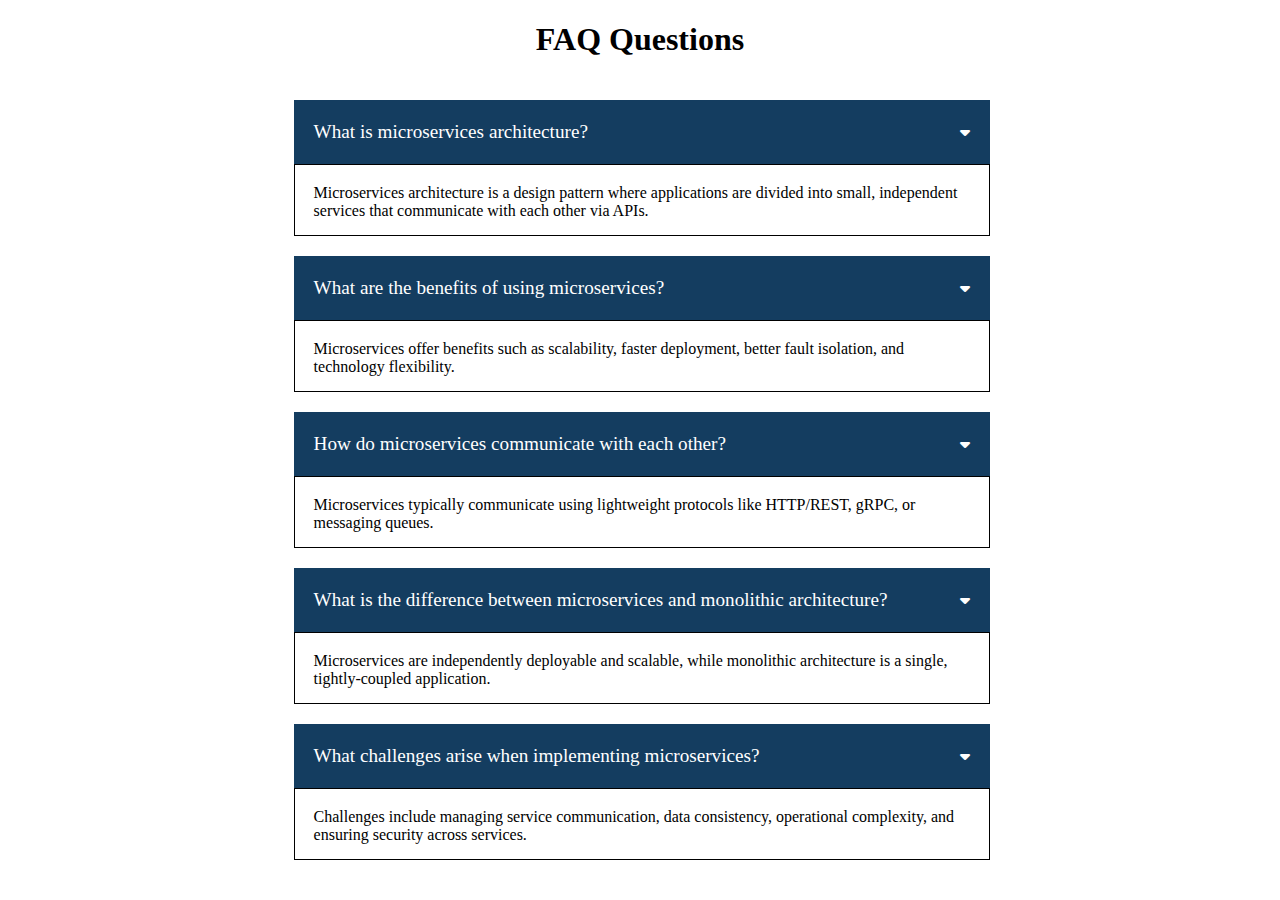
<file: FAQ/index.html>
<!DOCTYPE html>
<html lang="en">
<head>
    <meta charset="UTF-8">
    <meta name="viewport" content="width=device-width, initial-scale=1.0">
    <link rel="stylesheet" href="style.css">
    <link rel="stylesheet" href="https://cdnjs.cloudflare.com/ajax/libs/font-awesome/6.7.2/css/all.min.css" integrity="sha512-Evv84Mr4kqVGRNSgIGL/F/aIDqQb7xQ2vcrdIwxfjThSH8CSR7PBEakCr51Ck+w+/U6swU2Im1vVX0SVk9ABhg==" crossorigin="anonymous" referrerpolicy="no-referrer" />
    <title>Document</title>
</head>
<body>
    <h1 class='heading'>FAQ Questions</h1>
      <div class="faqDiv">
            <div class="faqContent">
              <p>What is microservices architecture?</p>
              <i class="fa-solid fa-caret-down"></i>
            </div>
            <div class="showDiv">
              <span id='divvydiv'>Microservices architecture is a design pattern where applications are divided into small, independent services that communicate with each other via APIs.</span>
            </div>

            <div class="faqContent">
              <p>What are the benefits of using microservices?</p>
              <i class="fa-solid fa-caret-down"></i>
            </div>
            <div class="showDiv">
              <span id='divvydiv'>Microservices offer benefits such as scalability, faster deployment, better fault isolation, and technology flexibility.</span>
            </div>

            <div class="faqContent">
              <p>How do microservices communicate with each other?</p>
              <i class="fa-solid fa-caret-down"></i>
            </div>
            <div class="showDiv">
              <span id='divvydiv'>Microservices typically communicate using lightweight protocols like HTTP/REST, gRPC, or messaging queues.</span>
            </div>

            <div class="faqContent">
              <p>What is the difference between microservices and monolithic architecture?</p>
              <i class="fa-solid fa-caret-down"></i>
            </div>
            <div class="showDiv">
              <span id='divvydiv'>Microservices are independently deployable and scalable, while monolithic architecture is a single, tightly-coupled application.</span>
            </div>

            <div class="faqContent">
              <p>What challenges arise when implementing microservices?</p>
              <i class="fa-solid fa-caret-down"></i>
            </div>
            <div class="showDiv">
              <span id='divvydiv'>Challenges include managing service communication, data consistency, operational complexity, and ensuring security across services.</span>
            </div>
        </div>
</body>
</html>
</file>
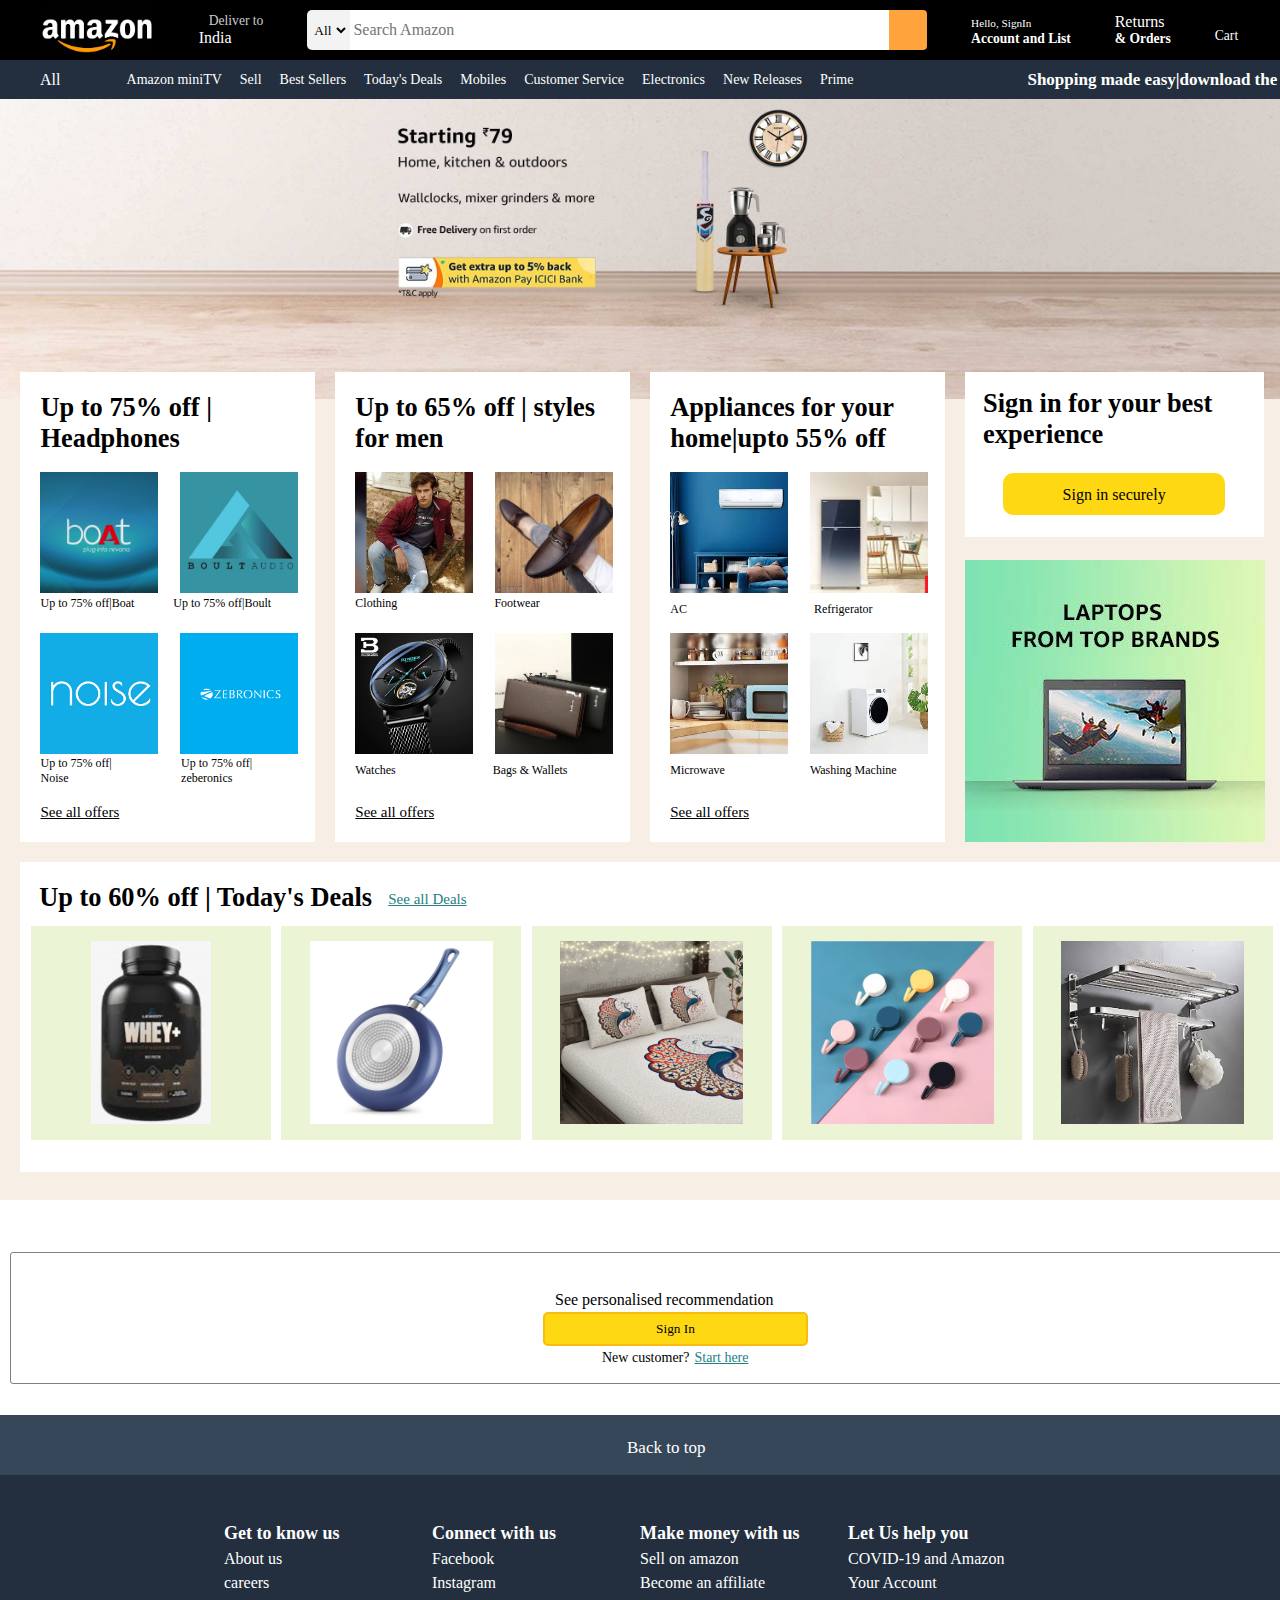
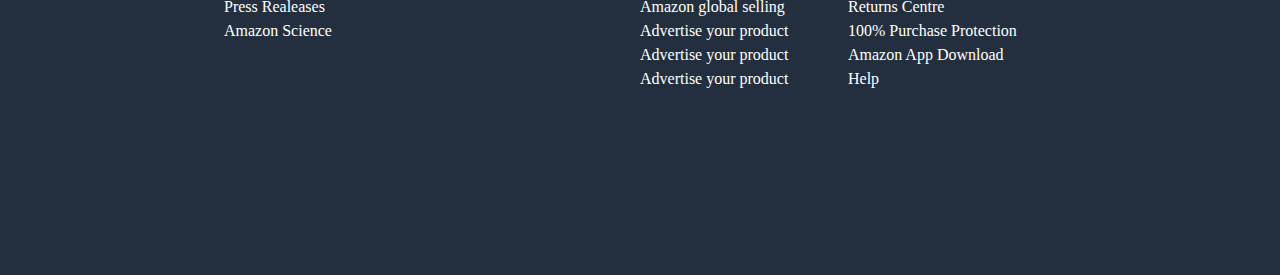
<file: AMAZON/Vamazon.html>
<!DOCTYPE html>
<html lang="en">
<head>
    <link rel="stylesheet" href="Vamazon.css">
    <link rel="stylesheet" href="https://cdnjs.cloudflare.com/ajax/libs/font-awesome/6.4.2/css/all.min.css" 
  integrity="sha512-z3gLpd7yknf1YoNbCzqRKc4qyor8gaKU1qmn+CShxbuBusANI9QpRohGBreCFkKxLhei6S9CQXFEbbKuqLg0DA==" 
  crossorigin="anonymous" referrerpolicy="no-referrer" />
    <title>amazon</title>
</head>
<body>
    <header>
    <div class="navbar">
        <div class="navlogo border">
            <div class="logo">
            </div>
            </div>
            <div class="navaddress border">
                <p class="add1">Deliver to</p>
                <div class="addicon">
                    <i class="fa-solid fa-location-dot"></i>
                    <p class="add2">India</p>
                </div>
            </div>
            <div class="navsearch border">
                <select class="select">
                    <option>All</option>
                </select>
                <input placeholder="Search Amazon" class="input">
                <div class="searchicon">
                    <i class="fa-solid fa-magnifying-glass"></i>
                </div>
            </div>
            <div class="nav-signin border ">
                <p><spa>Hello, SignIn</spa></p>
                <p class="nav2">Account and List</p>
            </div>
            <div class="nav-retur border">
                <p><span>Returns</span></p>
                <p class="nav2">& Orders</p>
            </div>
            <div class="nav-cart border">
                <i class="fa-solid fa-cart-shopping"></i>
                Cart
            </div>
    </div>
    <div class="nav-main">
        <div class="all border">
        <i class="fa-solid fa-bars"></i>
        All
        </div>
        <div class="panelinfo">
            <div class="navitem border">Amazon miniTV</div>
                <div class="navitem border">Sell</div>
                <div class="navitem border">Best Sellers</div>
                <div class="navitem border">Today's Deals</div>
                <div class="navitem border">Mobiles</div>
                <div class="navitem border">Customer Service</div>
                <div class="navitem border">Electronics</div>
                <div class="navitem border">New Releases</div>
                <div class="navitem border">Prime</div>
        </div>
        <div class="downloadapp border">
            <i class="fa-brands fa-amazon"></i>
            Shopping made easy|download the app
        </div>
    </div>
    </header>
    <div class="main-body">
    </div>

    <!-- shop section line 1 -->

    <div class="shopsection">
        <div class="box1 box">
            <div class="content">
                Up to 75% off |<br>Headphones
            </div>
            <div class="image1">
                <div class="i1"></div>
                <div class="i2"></div>
            </div>
            <div class="Iinfo">
                <div class="Iinfo1">
                    Up to 75% off|Boat
                </div>
                <div class="Iinfo2">
                    Up to 75% off|Boult
                </div>
            </div>
            <div class="image2">
                <div class="i3"></div>
                <div class="i4"></div>
            </div>
            <div class="Iinfo">
                <div class="Iinfo3">
                    Up to 75% off| Noise
                </div>
                <div class="Iinfo4">
                    Up to 75% off| zeberonics
                </div>
            </div>
            <div class="offer1">
               See all offers
            </div>
        </div>
        <div class="box2 box">
            <div class="content2">
                Up to 65% off | styles<br>for men
            </div>
            <div class="image3">
                <div class="i5"></div>
                <div class="i6"></div>
            </div>
            <div class="Iinfo">
                <div class="Iinfo5">
                   Clothing
                </div>
                <div class="Iinfo6">
                    Footwear
                </div>
            </div>
            <div class="image4">
                <div class="i7"></div>
                <div class="i8"></div>
            </div>
            <div class="Iinfo">
                <div class="Iinfo7">
                    Watches
                </div>
                <div class="Iinfo8">
                    Bags & Wallets
                </div>
            </div>
            <div class="offer2">
               See all offers
            </div>
        </div>
        <div class="box3 box">
            <div class="content3">
                Appliances for your home|upto 55% off
            </div>
            <div class="image5">
                <div class="i9"></div>
                <div class="i10"></div>
            </div>
            <div class="Iinfo">
                <div class="Iinfo9">
                   AC
                </div>
                <div class="Iinfo10">
                    Refrigerator
                </div>
            </div>
            <div class="image6">
                <div class="i11"></div>
                <div class="i12"></div>
            </div>
            <div class="Iinfo">
                <div class="Iinfo11">
                   Microwave
                </div>
                <div class="Iinfo12">
                    Washing Machine
                </div>
            </div>
            <div class="offer3">
                See all offers
             </div>
        </div>
        <div class="box4 b">
            <div class="div1">
                <div class="d1">Sign in for your best experience</div>
                <button class="d2">
                    <vidhu>Sign in securely</vidhu>
                </button>
            </div>
            <div class="div2"></div>
        </div>
    </div>

    <div class="shopsection-line2">
        <div class="l2-box1">
            <div class="l2-content">
                Up to 60% off | Today's Deals
            </div>
            <div class="deals">
                See all Deals
            </div>
            <div class="l2box">
                <div class="l2-boxes1 evenbox">
                    <div class="image">
                    <div class="img1">

                    </div>
                    </div>
                </div>
                <div class="l2-boxes2 evenbox">
                    <div class="image">
                        <div class="img2">
                            
                        </div>
                    </div>
                </div>
                <div class="l2-boxes3 evenbox">
                    <div class="image">
                        <div class="img3">
                        </div>
                    </div>
                </div>
                <div class="l2-boxes4 evenbox">
                    <div class="image">
                        <div class="img4"></div>
                    </div>
                </div>
                <div class="l2-boxes5 evenbox">
                    <div class="image">
                        <div class="img5"></div>
                    </div>
                </div>
            </div>                
        </div>        
    </div>
    <div class="signin">
        <div class="signin-content">
            <div class="signin-title">
                See personalised recommendation
            </div>
            <button class="button2">Sign In</button>
            <div class="ifnew">
                New customer? <p class="starthere">Start here</p>
            </div>
        </div>
    </div>
    <div class="back2-top">Back to top
    </div>
    <div class="help-section">

        <div class="vidhu">

            <div class="diibe" id="dibba1">
                <span><b>Get to know us</b></span>
                    <span>About us</span>
                    <span>careers</span>
                    <span>Press Realeases</span>
                    <span>Amazon Science</span>
        
                </div>
                <div class="diibe" id="dibba2">
                   <span><b>Connect with us</b></span>
                    <span>Facebook</span>
                    <span>Instagram</span>
                    <!-- <span>Twitter</span> -->
                    
                </div>
                <div class="diibe" id="dibba3">
                    <span><b>Make money with us</b></span>
                    <span>Sell on amazon</span>
                    <span>Become an affiliate</span>
                    <span>Amazon global selling</span>
                    <span>Advertise your product</span>
                    <span>Advertise your product</span>
                    <span>Advertise your product</span>
                    <!-- <span>Advertise your product</span>
                    <span>Advertise your product</span>
                    <span>Advertise your product</span> -->
                </div>
                <div class="diibe" id="dibba4">
                    <span><b>Let Us help you</b></span>
                    <span>COVID-19 and Amazon</span>
                    <span>Your Account</span>
                    <span>Returns Centre</span>
                    <span>100% Purchase Protection</span>
                    <span>Amazon App Download</span>
                    <span>Help</span> 
                </div>
        </div>

    </div>
</body>
</html>
</file>
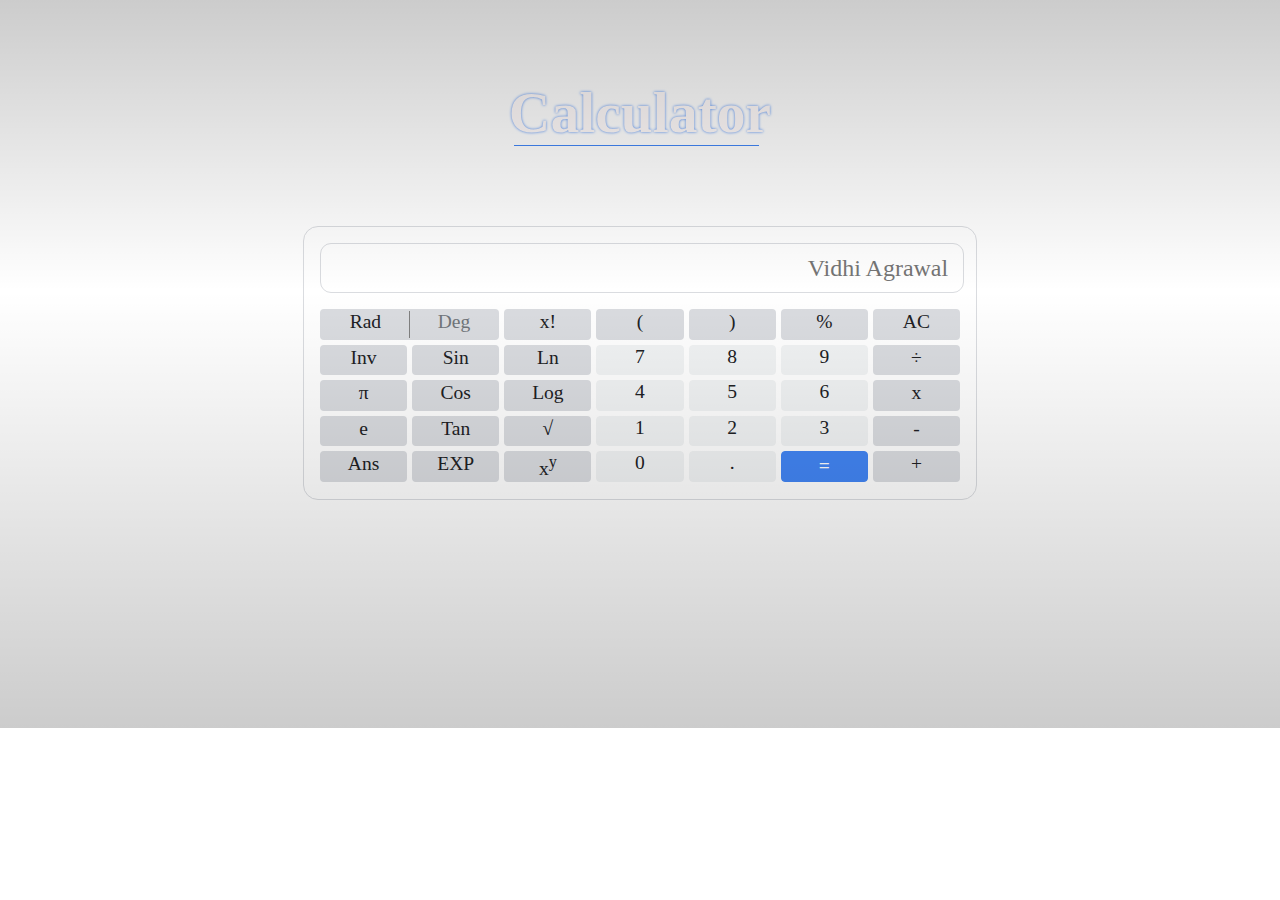
<file: Calculaor/cal.html>
<!DOCTYPE html>
<html lang="en">

<head>
  <meta charset="UTF-8">
  <meta http-equiv="X-UA-Compatible" content="IE=edge">
  <meta name="viewport" content="width=device-width, initial-scale=1.0">
  <title>Document</title>
  <link rel="stylesheet" href="cal.css">
</head>
</head>

<body>
  <div class="blur"> </div>
  <header>
    <div id="h1">
      <h1>
        <span>C</span>
        <span>a</span>
        <span>l</span>
        <span>c</span>
        <span>u</span>
        <span>l</span>
        <span>a</span>
        <span>t</span>
        <span>o</span>
        <span>r</span>
      </h1>
    </div>
    <div id="underline"></div>
  </header>
  <div class="container">
    <div class="calculator">
      <input placeholder="Vidhi Agrawal">
      <div class="buttons">
        <div class="boxes mix">
          <div class="box-mix">Rad</div>
          <div class="border"></div>
          <div class="box-mix deg">Deg</div>
        </div>
        <div class="boxes">x!</div>
        <div class="boxes">(</div>
        <div class="boxes">)</div>
        <div class="boxes">%</div>
        <div class="boxes">AC</div>
        <div class="boxes">Inv</div>
        <div class="boxes">Sin</div>
        <div class="boxes">Ln</div>
        <div class="boxes color">7</div>
        <div class="boxes color">8</div>
        <div class="boxes color">9</div>
        <div class="boxes">÷</div>
        <div class="boxes">π</div>
        <div class="boxes">Cos</div>
        <div class="boxes">Log</div>
        <div class="boxes color">4</div>
        <div class="boxes color">5</div>
        <div class="boxes color">6</div>
        <div class="boxes">x</div>
        <div class="boxes">e</div>
        <div class="boxes">Tan</div>
        <div class="boxes">√</div>
        <div class="boxes color">1</div>
        <div class="boxes color">2</div>
        <div class="boxes color">3</div>
        <div class="boxes">-</div>
        <div class="boxes">Ans</div>
        <div class="boxes">EXP</div>
        <div class="boxes">x<sup>y</sup></div>
        <div class="boxes color">0</div>
        <div class="boxes color">.</div>
        <div class="boxes blue-color">=</div>
        <div class="boxes">+</div>
      </div>
    </div>
  </div>
</body>

</html>
</file>
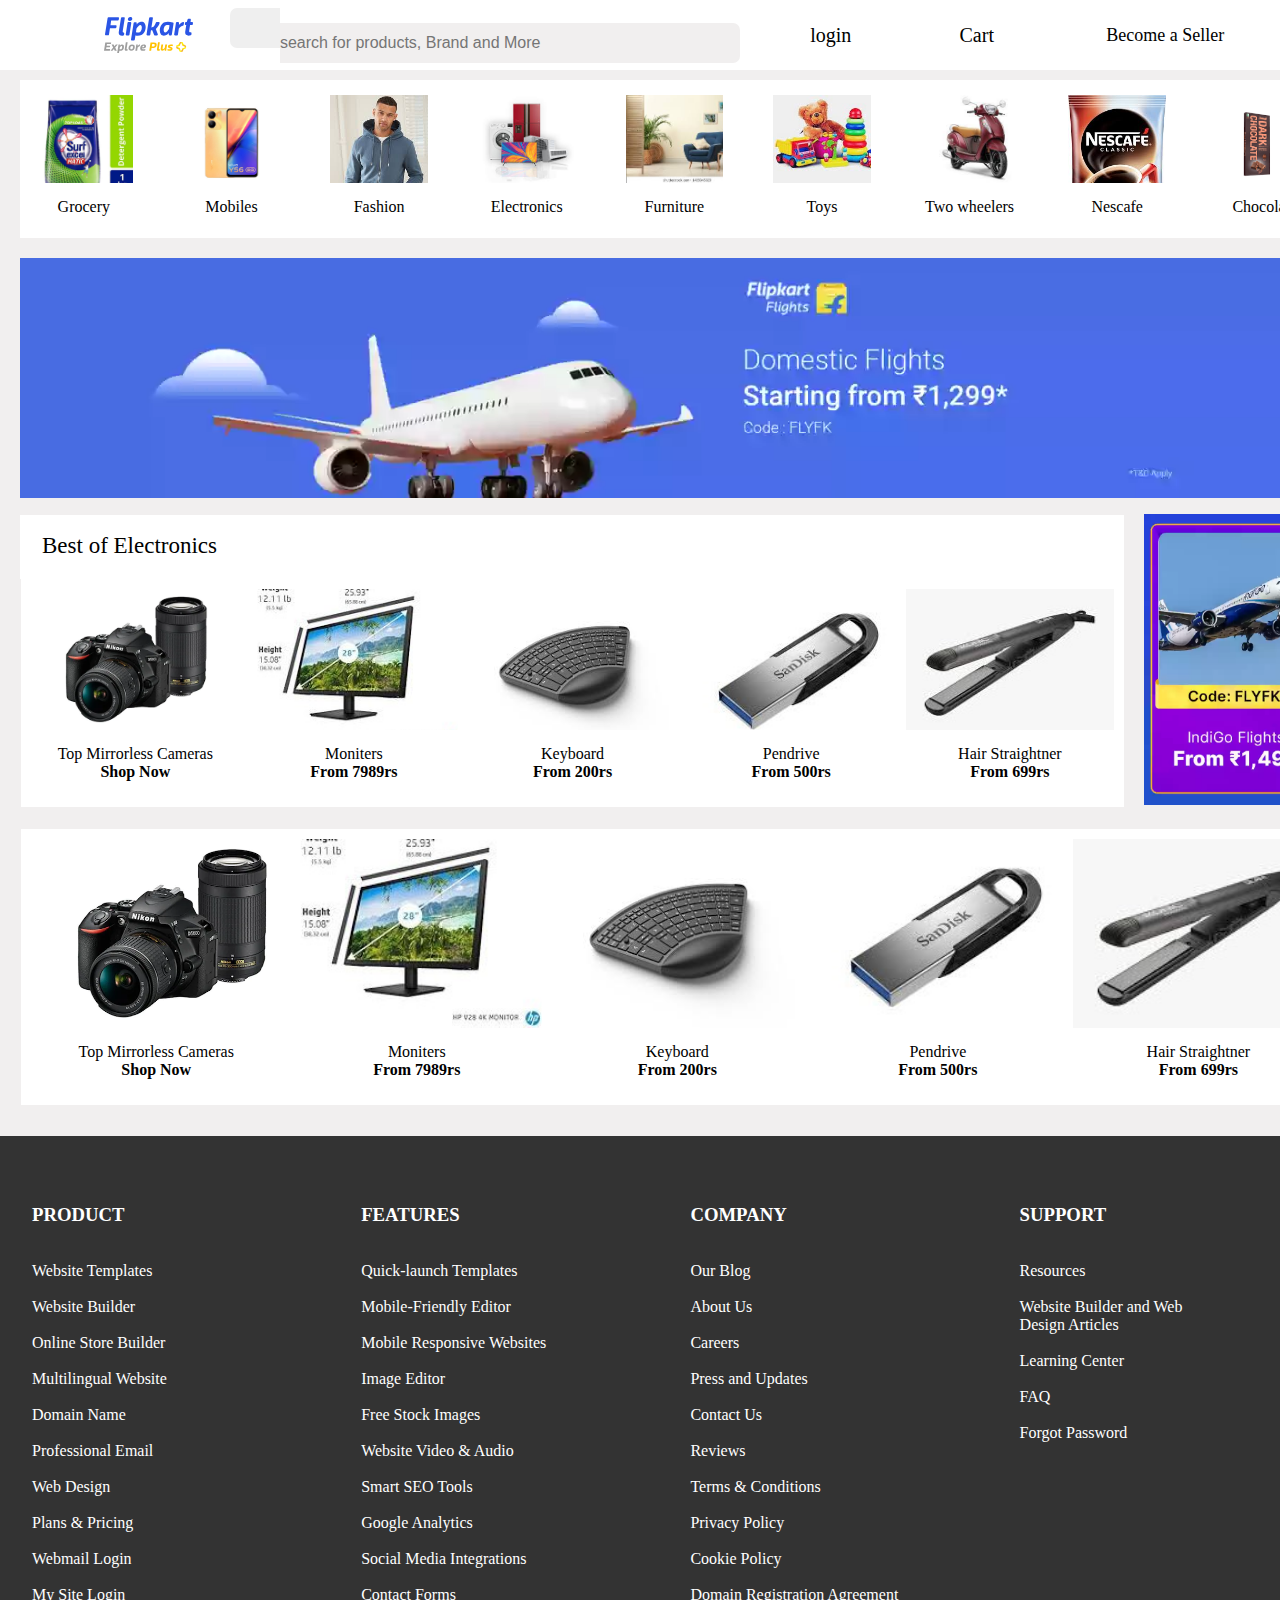
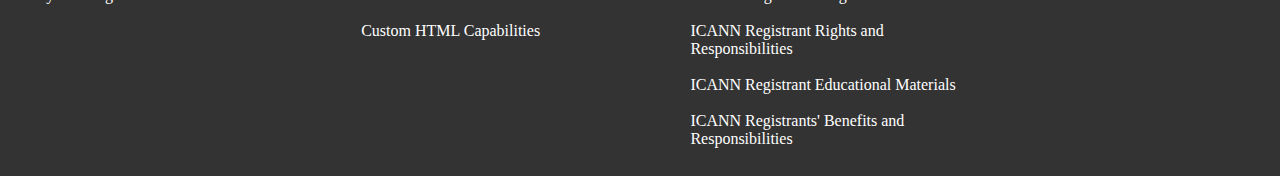
<file: FLIPKART/flipcart.html>
<!DOCTYPE html>
<html lang="en">
<head>
    <title>flipcart</title>
    <link rel="stylesheet" href="flipcart.css">
    <link rel="stylesheet" href="https://cdnjs.cloudflare.com/ajax/libs/font-awesome/6.5.1/css/all.min.css" integrity="sha512-DTOQO9RWCH3ppGqcWaEA1BIZOC6xxalwEsw9c2QQeAIftl+Vegovlnee1c9QX4TctnWMn13TZye+giMm8e2LwA==" crossorigin="anonymous" referrerpolicy="no-referrer" />
</head>
<body>
    <div class="main">
    <header>
    <div class="navbar">
        <div class="nav-header">
            <div class="logo">
                <div class="logo-image"></div>
            </div>
            <div class="searchButton">
            <button><i class="fa-solid fa-magnifying-glass"></i></button>
            <input placeholder="search for products, Brand and More" class="search">
            </div>
            <div class="login log-cart">
                <i id="l-c" class="fa-regular fa-user"></i> login
            </div>
            <div class="cart log-cart">
                <i id="l-c" class="fa-solid fa-cart-shopping"></i> Cart
            </div>
            <div class="shop">
                <i id="sh" class="fa-solid fa-store"></i>Become a Seller
            </div>
            <div class="three-dot">
                <i class="fa-solid fa-ellipsis-vertical"></i>
            </div>
        </div>
    </div>
    </header>
        <div class="grid_sec1">
            <div class="surf"></div>
            <div class="mobile"></div>
            <div class="cloth"></div>
            <div class="elec"></div>
            <div class="fur"></div>
            <div class="toys"></div>
            <div class="veh"></div>
            <div class="nes"></div>
            <div class="choco"></div>
            <div class="name">Grocery</div>
            <div class="name">Mobiles</div>
            <div class="name">Fashion</div>
            <div class="name">Electronics</div>
            <div class="name">Furniture</div>
            <div class="name">Toys</div>
            <div class="name">Two wheelers</div>
            <div class="name">Nescafe</div>
            <div class="name">Chocolate</div>
        </div>
        <div class="image"></div>
        <div class="shopsection">
             <div class="heading">Best of Electronics
                <div class="image2"></div>
             </div>
        </div>
        <div class="grid_sec2">
            <div class="camera"></div>
            <div class="comp"></div>
            <div class="kebo"></div>
            <div class="pd"></div>
            <div class="hs"></div>
            <div class="dt1">Top Mirrorless Cameras<br><p class="detail">Shop Now</p></div>
            <div class="dt1">Moniters<br><p class="detail">From 7989rs</p></div>
            <div class="dt1">Keyboard<br><p class="detail">From 200rs</p></div>
            <div class="dt1">Pendrive<br><p class="detail">From 500rs</p></div>
            <div class="dt1">Hair Straightner<br><p class="detail">From 699rs</p></div>
        </div>
        <div class="grid_sec3">
            <div class="camera"></div>
            <div class="comp"></div>
            <div class="kebo"></div>
            <div class="pd"></div>
            <div class="hs"></div>
            <div class="dt1">Top Mirrorless Cameras<br><p class="detail">Shop Now</p></div>
            <div class="dt1">Moniters<br><p class="detail">From 7989rs</p></div>
            <div class="dt1">Keyboard<br><p class="detail">From 200rs</p></div>
            <div class="dt1">Pendrive<br><p class="detail">From 500rs</p></div>
            <div class="dt1">Hair Straightner<br><p class="detail">From 699rs</p></div>
        </div>
    </div>
    <div class="footer">
        <div class="foot1">
            <div class="last1" style="cursor: pointer;"><BR><BR>
                <h3>PRODUCT</h3><BR><BR>
                    Website Templates<BR><BR>
                    Website Builder<BR><BR>
                    Online Store Builder<BR><BR>
                    Multilingual Website<BR><BR>
                    Domain Name<BR><BR>
                    Professional Email<BR><BR>
                    Web Design<BR><BR>
                    Plans & Pricing<BR><BR>
                    Webmail Login<BR><BR>
                    My Site Login
            </div>
           <div class="last2" style="cursor: pointer;"><BR><BR>
            <h3>FEATURES</h3><BR><BR>
                Quick-launch Templates<BR><BR>
                Mobile-Friendly Editor<BR><BR>
                Mobile Responsive Websites<BR><BR>
                Image Editor<BR><BR>
                Free Stock Images<BR><BR>
                Website Video & Audio<BR><BR>
                Smart SEO Tools<BR><BR>
                Google Analytics<BR><BR>
                Social Media Integrations<BR><BR>
                Contact Forms<BR><BR>
                Custom HTML Capabilities<BR><BR>
           </div>
           <div class="last3" style="cursor: pointer;"><BR><BR>
            <h3>COMPANY</h3><BR><BR>
                Our Blog<BR><BR>
                About Us<BR><BR>
                Careers<BR><BR>
                Press and Updates<BR><BR>
                Contact Us<BR><BR>
                Reviews<BR><BR>
                Terms & Conditions<BR><BR>
                Privacy Policy<BR><BR>
                Cookie Policy<BR><BR>
                Domain Registration Agreement<BR><BR>
                ICANN Registrant Rights and Responsibilities<BR><BR>
                ICANN Registrant Educational Materials<BR><BR>
                ICANN Registrants' Benefits and Responsibilities<BR><BR>
           </div>
           <div class="last4" style="cursor: pointer;"><BR><BR>
            <h3>SUPPORT</h3><BR><BR>
                Resources<BR><BR>
                Website Builder and Web <BR>Design Articles<BR><BR>
                Learning Center<BR><BR>
                FAQ<BR><BR>
                Forgot Password<BR><BR>
           </div>
        </div>
    </div>
</body>
</html>
</file>
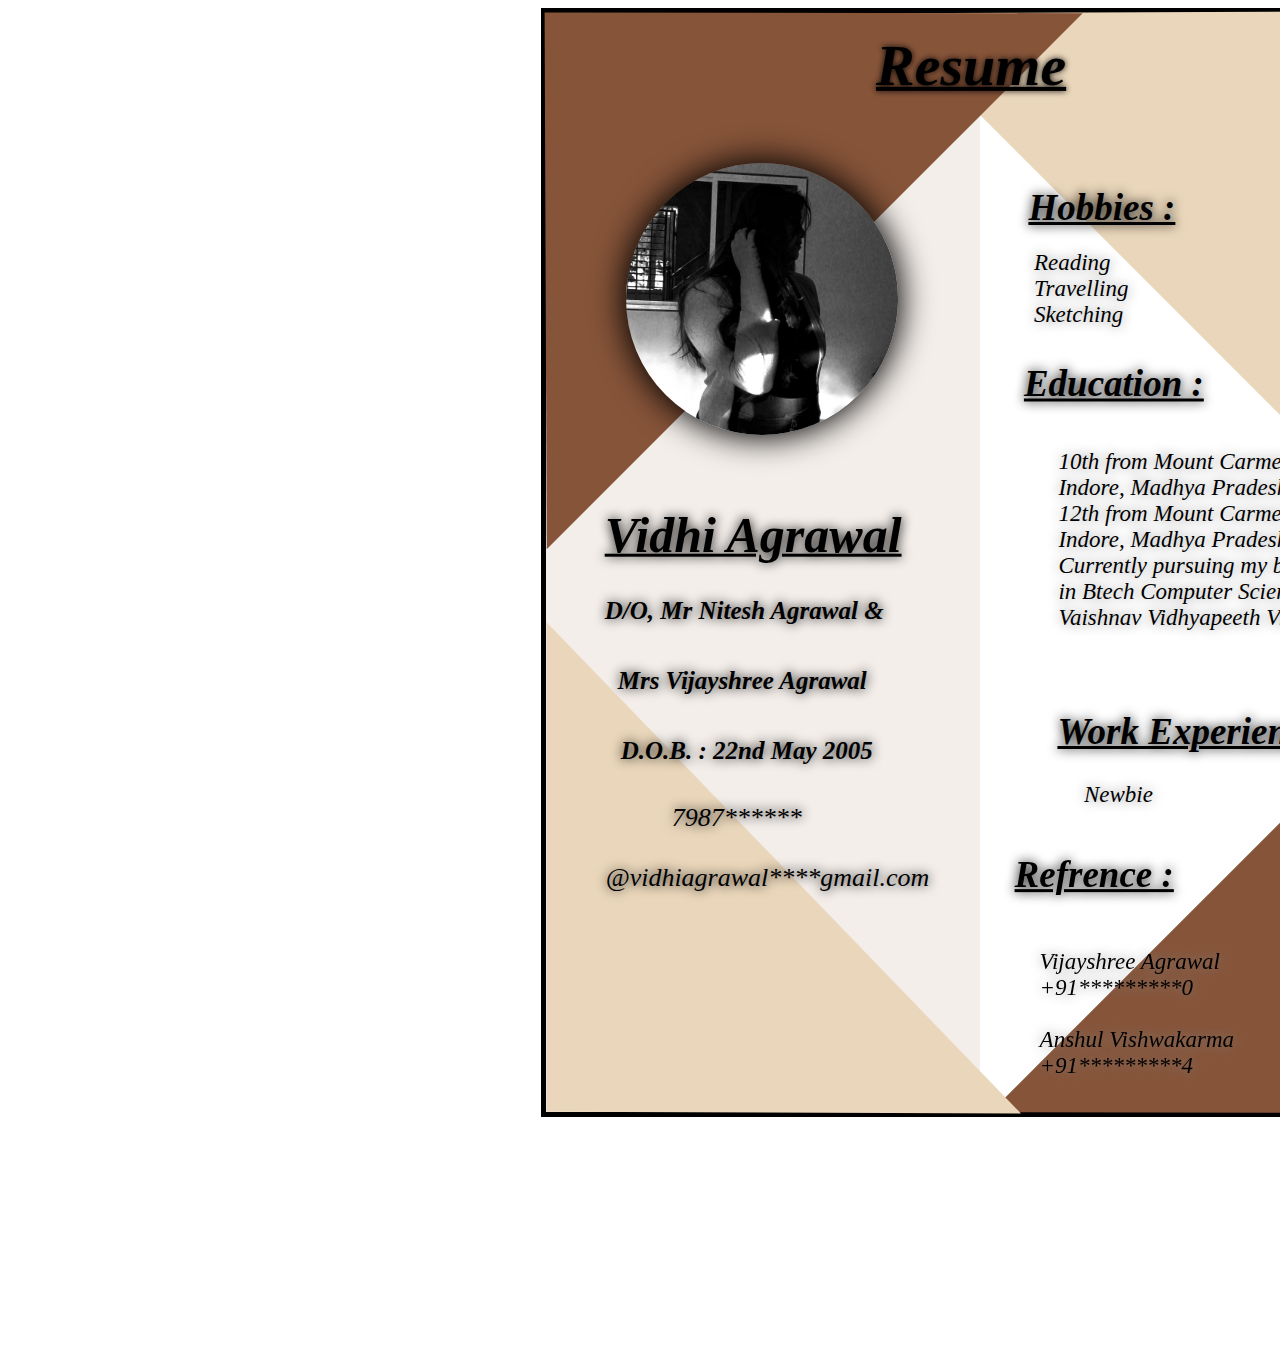
<file: RESUME/resume.html>
<!DOCTYPE html>
<html lang="en">
<head>
    <meta charset="UTF-8">
    <meta name="viewport" content="width=device-width, initial-scale=1.0">
    <title>Document</title>
    <link rel="stylesheet" href="resume.css">
    <link rel="stylesheet" href="https://cdnjs.cloudflare.com/ajax/libs/font-awesome/6.4.2/css/all.min.css" 
  integrity="sha512-z3gLpd7yknf1YoNbCzqRKc4qyor8gaKU1qmn+CShxbuBusANI9QpRohGBreCFkKxLhei6S9CQXFEbbKuqLg0DA==" 
  crossorigin="anonymous" referrerpolicy="no-referrer" />
</head>
<body>
    <div class="leftside">
     <div class="box">
     <div class="span">
        <div class="skills">
            <div class="hobbies">
                Hobbies :
            </div>
            <div class="content">
                <i class="fa-solid fa-square"></i>
                <span>Reading</span><br>
                <i class="fa-solid fa-square"></i>
                <span>Travelling</span><br>
                <i class="fa-solid fa-square"></i>
                <span>Sketching</span>
                </div>
            <div class="education">
                Education :
            </div>
            <div class="content2">
                <i class="fa-solid fa-square"></i>
                <span>10th from Mount Carmel School <br> Indore, Madhya Pradesh</span><br>
                <i class="fa-solid fa-square"></i>
                <span>12th from Mount Carmel School <br>Indore, Madhya Pradesh</span><br>
                <i class="fa-solid fa-square"></i>
                <span>Currently pursuing my bachelors degree in Btech Computer Science
                     from Shree Vaishnav Vidhyapeeth Vishwavidyalaya</span>
            </div>
            <div class="work">
                Work Experience :
            </div>
            <div class="content3">
            <i class="fa-solid fa-square"></i>
                <span>Newbie</span>
                </div>
        </div>
     </div>
     <div class="span2">
        <div class="heading">
           <div class="h">Resume</div>
        </div>
        <div class="personaldetails">
          <div class="pd"> <h1>Vidhi Agrawal</h1></div>
           <h4>D/O, Mr Nitesh Agrawal  &</h4>
           <h5>Mrs Vijayshree Agrawal </h5>
        </div>
        <div class="image">
            <div class="img"></div>
        </div>
     </div>
     <div class="span3">
        <div class="ref">
            <div class="refrence">
                Refrence :
            </div>
            <div class="content4">
                <i class="fa-solid fa-square"></i>
                <span>Vijayshree Agrawal</span><br>
                <i class="fa-solid fa-phone"></i>
                <span>+91*********0</span><br><br>
                <i class="fa-solid fa-square"></i>
                <span>Anshul Vishwakarma</span><br>
                <i class="fa-solid fa-phone"></i>
                <span>+91*********4</span>
            </div>
        </div>
     </div>
     <div class="span4">
        <div class="personal">
        <h3>D.O.B. : 22nd May 2005</h3>
           <div class="call">
            <i class="fa-solid fa-phone"></i>
        <span>7987******</span>
           </div>
          <div class="email"> @vidhiagrawal****gmail.com</div>
           </div>
     </div>
     </div>
    </div>
</body>
</html>
</file>
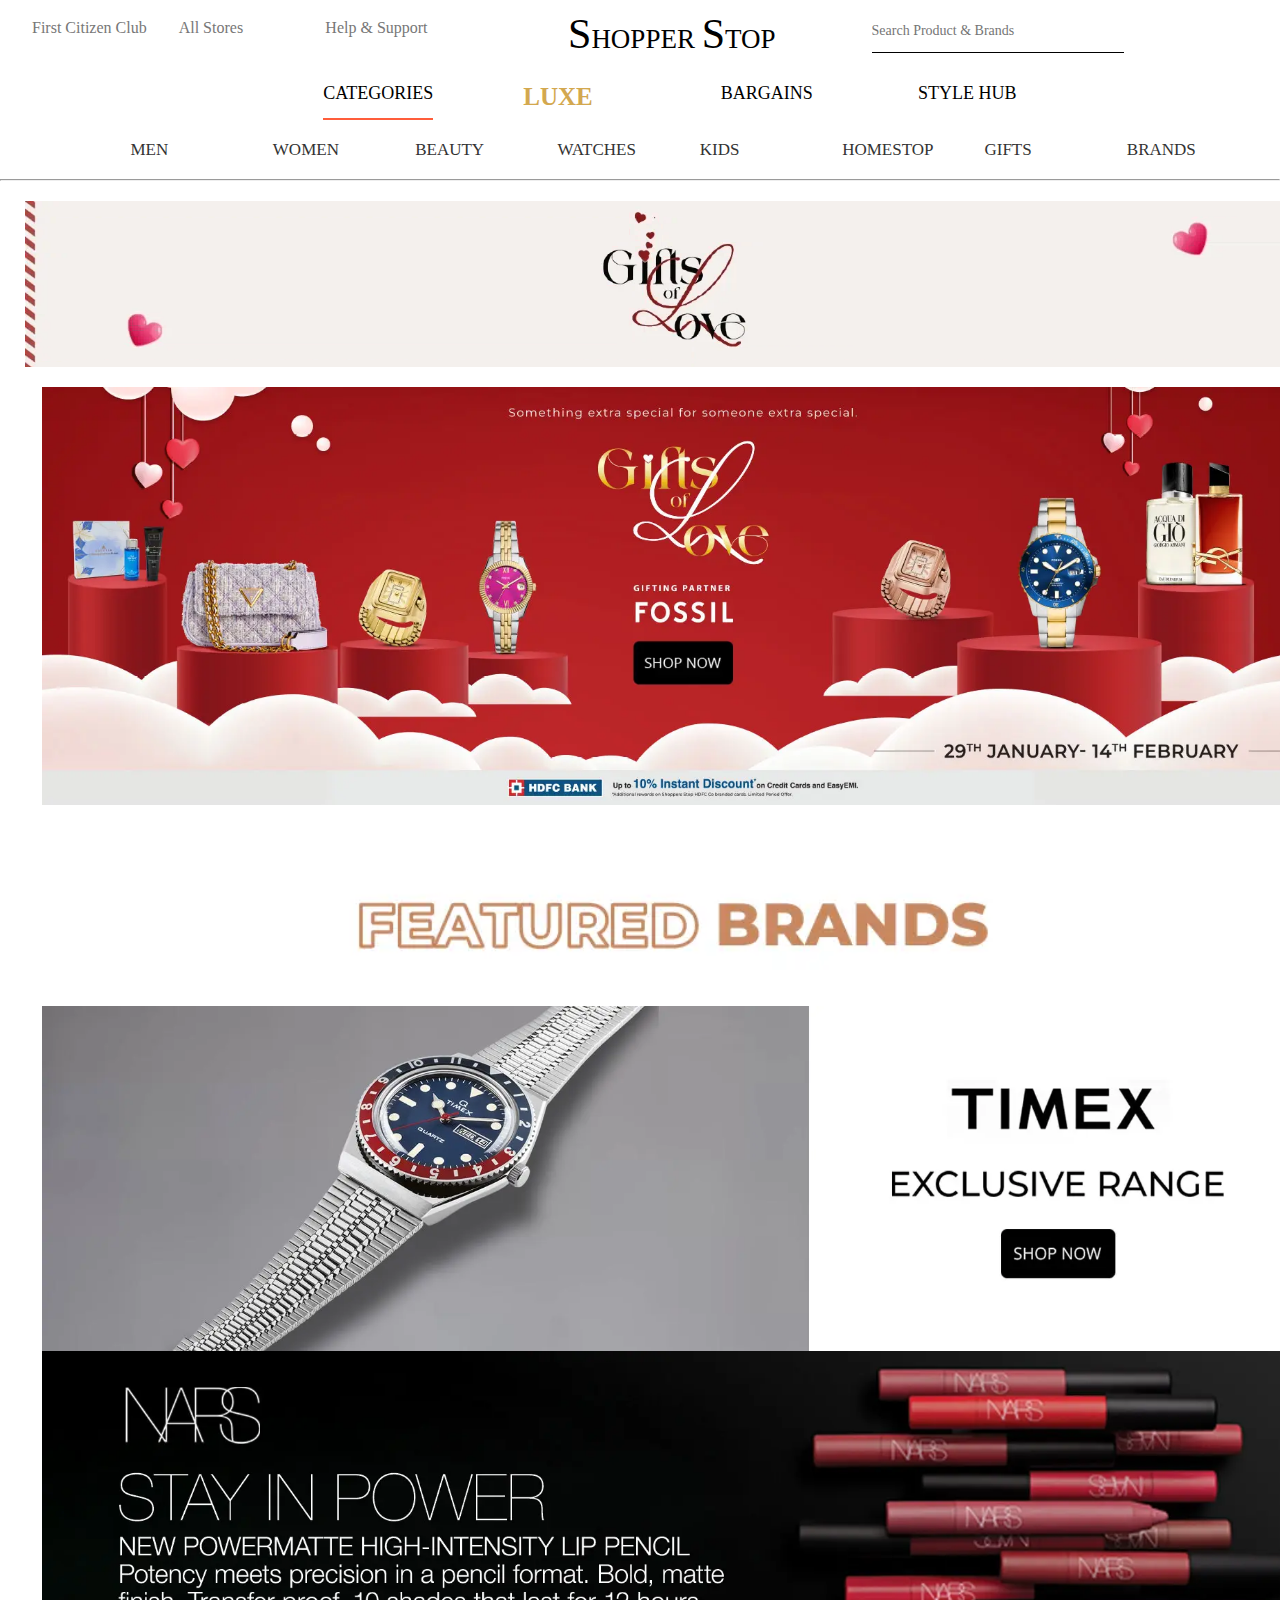
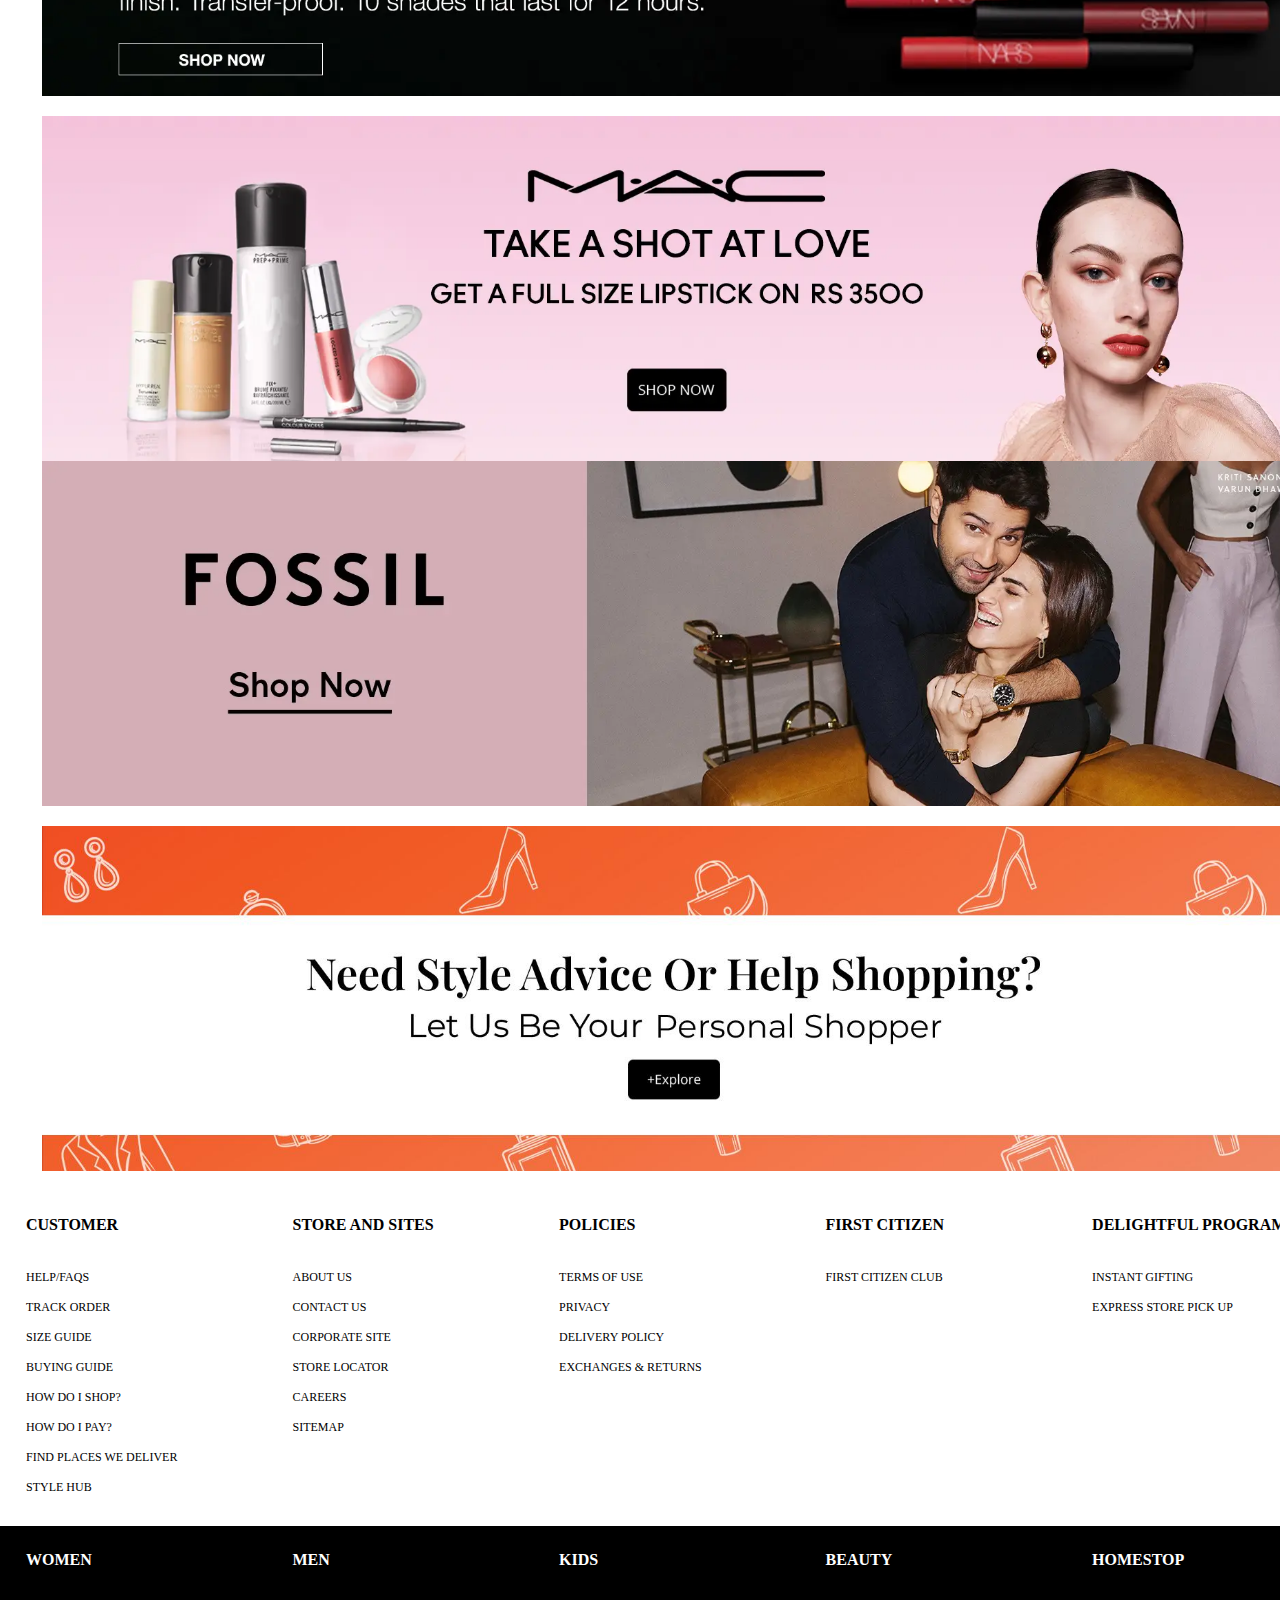
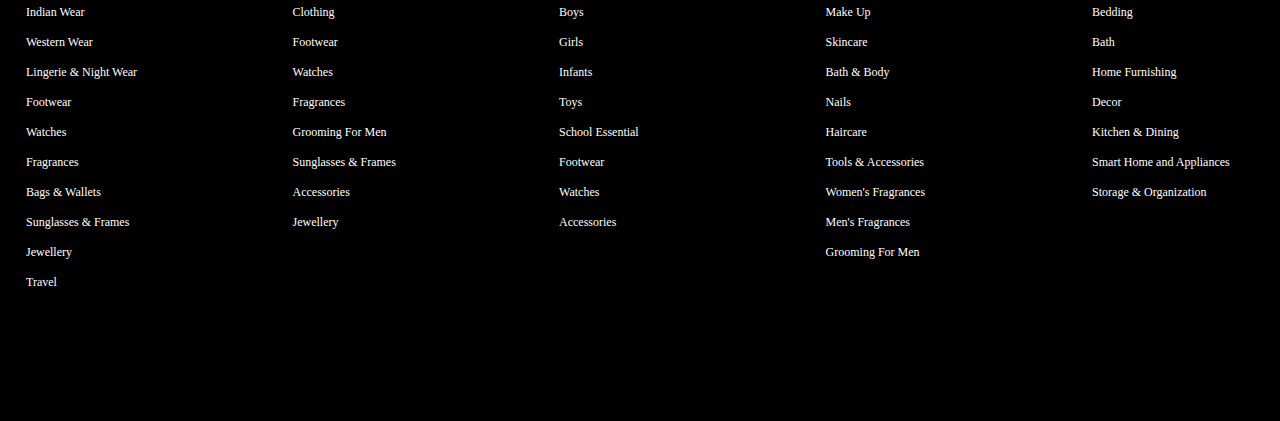
<file: shoppers stop/shopper.html>
<!DOCTYPE html>
<html lang="en">
<head>
    <meta charset="UTF-8">
    <meta name="viewport" content="width=device-width, initial-scale=1.0">
    <link rel="stylesheet" href="https://cdnjs.cloudflare.com/ajax/libs/font-awesome/6.5.1/css/all.min.css" integrity="sha512-DTOQO9RWCH3ppGqcWaEA1BIZOC6xxalwEsw9c2QQeAIftl+Vegovlnee1c9QX4TctnWMn13TZye+giMm8e2LwA==" crossorigin="anonymous" referrerpolicy="no-referrer" />
    <link rel="stylesheet" href="shopper.css">
    <title>shopper stop</title>
</head>
<body>
    <div class="navbar">
        <div class="navitem1">
            <div>First Citizen Club</div><div>All Stores</div><div>Help & Support</div>
        </div>
        <div class="navitem2">
            <p><span>S</span>HOPPER  <SPAN>S</SPAN>TOP</p>
        </div>
        <div class="navitem3">
            <input class="input" type="text" placeholder="Search Product & Brands"><div class="blogo"><i class="fa-solid fa-magnifying-glass"></i></div>
        </div>
        <div class="navitem4">
            <div><i class="fa-regular fa-heart"></i></div>
            <div><i class="fa-solid fa-cart-shopping"></i></div>
            <div><i class="fa-regular fa-circle-user"></i></div>
        </div>
    </div>
    <div class="navbar2">
        <div class="nav2item1">
            <div class="cat">CATEGORIES</div><div class="luxe">LUXE</div><div>BARGAINS</div><div>STYLE HUB</div>
        </div>
    </div>
    <div class="navbar3">
        <div class="nav3item1">
            <div>MEN</div>
            <div>WOMEN</div>
            <div>BEAUTY</div>
            <div>WATCHES</div>
            <div>KIDS</div>
            <div>HOMESTOP</div>
            <div>GIFTS</div>
            <div>BRANDS</div>
        </div>
    </div>
    <hr>
    <div class="main">
        <div class="image"></div>
        <div class="image2"></div>
        <div class="image3"></div>
        <div class="image4"></div>
        <div class="image5"></div>
        <div class="image6"></div>
        <div class="image7"></div>
        <div class="image8"></div>
    </div>
    <div class="footer">
        <div class="foot1">
            <div>
                <h4>CUSTOMER</h4><BR><BR>
                    <div class="content">
                        HELP/FAQS<BR><BR>
                        TRACK ORDER<BR><BR>
                        SIZE GUIDE<BR><BR>
                        BUYING GUIDE<BR><BR>
                        HOW DO I SHOP?<BR><BR>
                        HOW DO I PAY?<BR><BR>
                        FIND PLACES WE DELIVER<BR><BR>
                        STYLE HUB<BR><BR>
                    </div>
            </div>
            <div>
                <h4>STORE AND SITES</h4><BR><BR>
                    <div class="content">
                        ABOUT US<BR><BR>
                        CONTACT US<BR><BR>
                        CORPORATE SITE<BR><BR>
                        STORE LOCATOR<BR><BR>
                        CAREERS<BR><BR>
                        SITEMAP<BR><BR>
                        </div>
                    </div>
            <div>
                <h4>POLICIES</h4><BR><BR>
                    <div class="content">
                        TERMS OF USE<BR><BR>
                        PRIVACY<BR><BR>
                        DELIVERY POLICY<BR><BR>
                        EXCHANGES & RETURNS<BR><BR>
                    </div>
            </div>
            <div>
                <h4>FIRST CITIZEN</h4><BR><BR>
                    <div class="content">
                        FIRST CITIZEN CLUB<BR><BR>
                    </div>
            </div>
            <DIV>
                <h4>DELIGHTFUL PROGRAMS</h4><BR><BR>
                    <div class="content">
                        INSTANT GIFTING<BR><BR>
                        EXPRESS STORE PICK UP<BR><BR>
                    </div>
            </DIV>
                                                                
            </div>
        <div class="foot2">
            <div>
                <h4>WOMEN</h4><BR><BR>
                <div class="content">
                    Indian Wear<BR><BR>
                    Western Wear<BR><BR>
                    Lingerie & Night Wear<BR><BR>
                    Footwear<BR><BR>
                    Watches<BR><BR>
                    Fragrances<BR><BR>
                    Bags & Wallets<BR><BR>
                    Sunglasses & Frames<BR><BR>
                    Jewellery<BR><BR>
                    Travel<BR><BR>
                </div>
            </div>
                <div>
                    <h4>MEN</h4><BR><BR>
                    <div class="content">
                        Clothing<BR><BR>
                        Footwear<BR><BR>
                        Watches<BR><BR>
                        Fragrances<BR><BR>
                        Grooming For Men<BR><BR>
                        Sunglasses & Frames<BR><BR>
                        Accessories<BR><BR>
                        Jewellery<BR><BR>
                    </div>
                </div>
                <div>
                    <h4>KIDS</h4><BR><BR>
                    <div class="content">
                        Boys<BR><BR>
                        Girls<BR><BR>
                        Infants<BR><BR>
                        Toys<BR><BR>
                        School Essential<BR><BR>
                        Footwear<BR><BR>
                        Watches<BR><BR>
                        Accessories<BR><BR>
                    </div>
                </div>
                <div>
                    <h4>BEAUTY</h4><BR><BR>
                    <div class="content">
                        Make Up<BR><BR>
                        Skincare<BR><BR>
                        Bath & Body<BR><BR>
                        Nails<BR><BR>
                        Haircare<BR><BR>
                        Tools & Accessories<BR><BR>
                        Women's Fragrances<BR><BR>
                        Men's Fragrances<BR><BR>
                        Grooming For Men<BR><BR>
                    </div>
                </div>
                <DIV>
                    <h4>HOMESTOP</h4><BR><BR>
                    <div class="content">
                        Bedding<BR><BR>
                        Bath<BR><BR>
                        Home Furnishing<BR><BR>
                        Decor<BR><BR>
                        Kitchen & Dining<BR><BR>
                        Smart Home and Appliances<BR><BR>
                        Storage & Organization<BR><BR>
                    </div>
                </DIV>
        </div>
    </div>
</body>
<script src="shopper.js"></script>
</html>
</file>
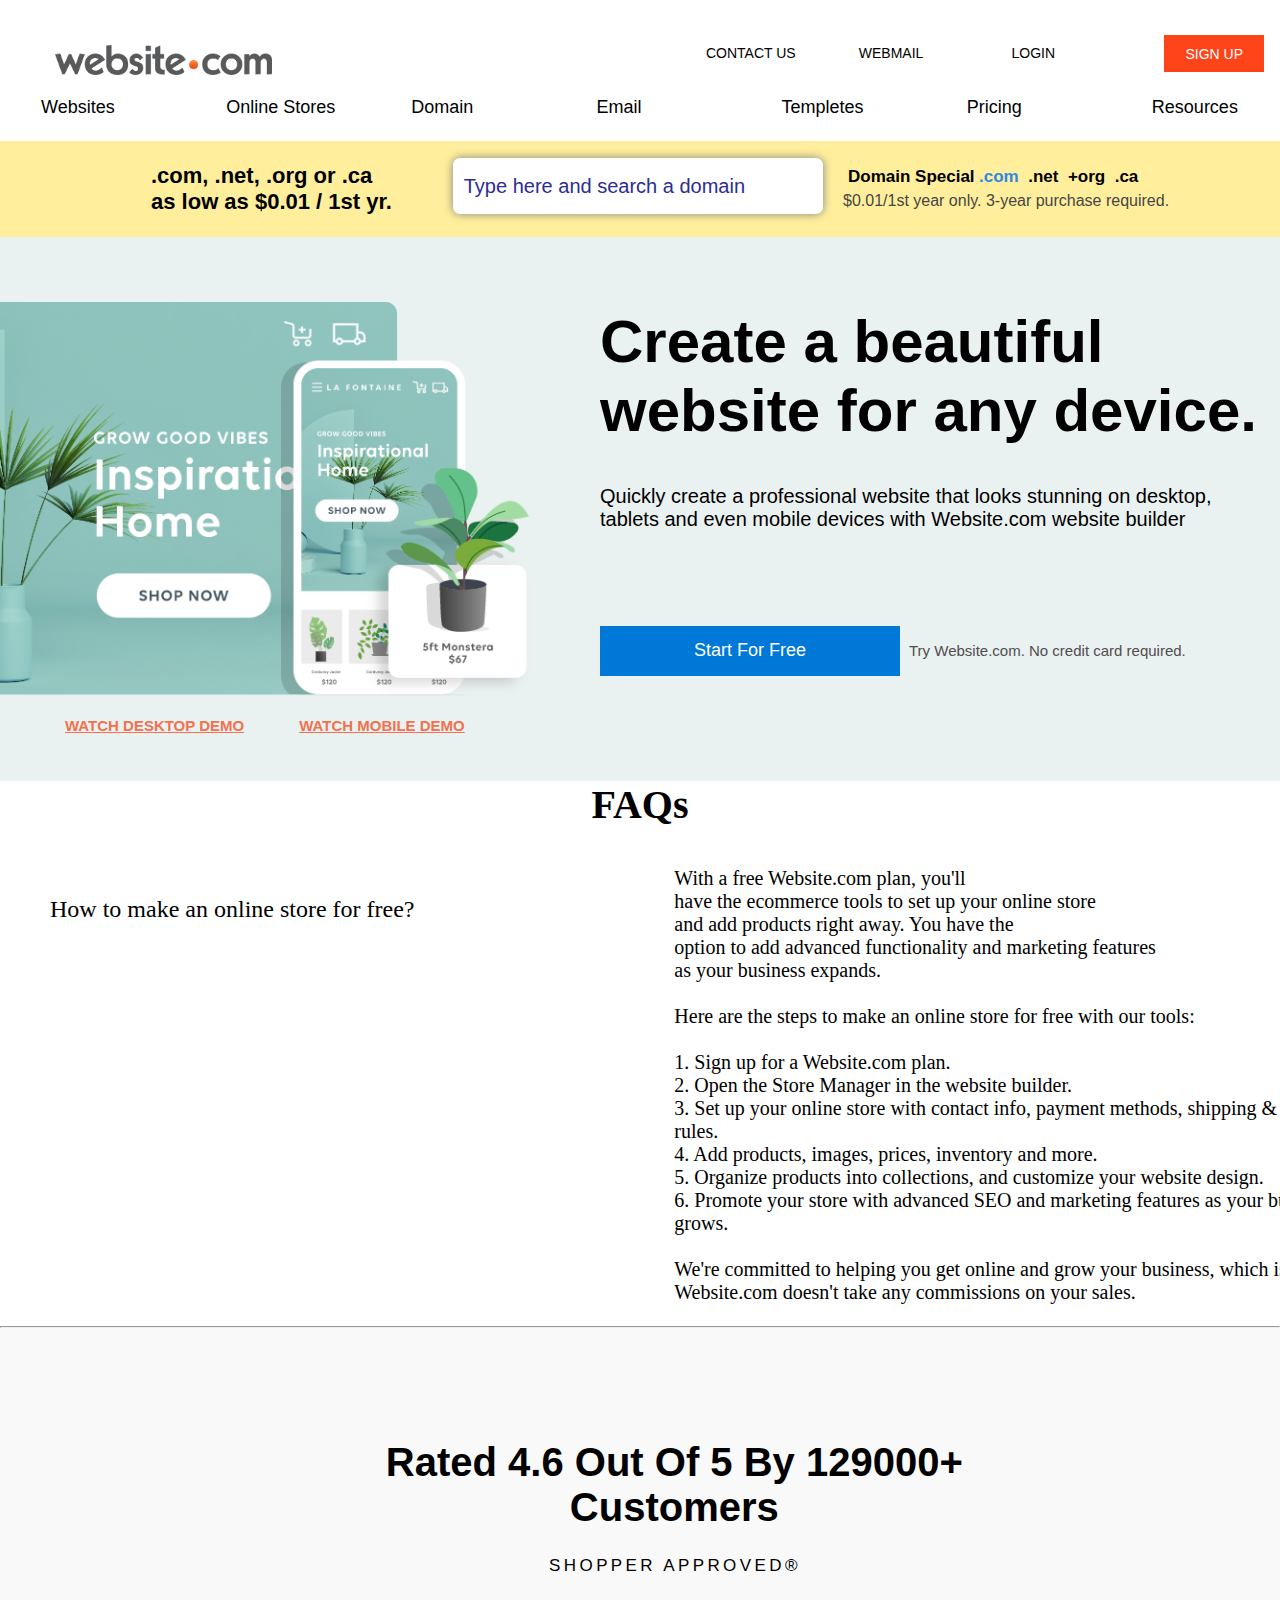
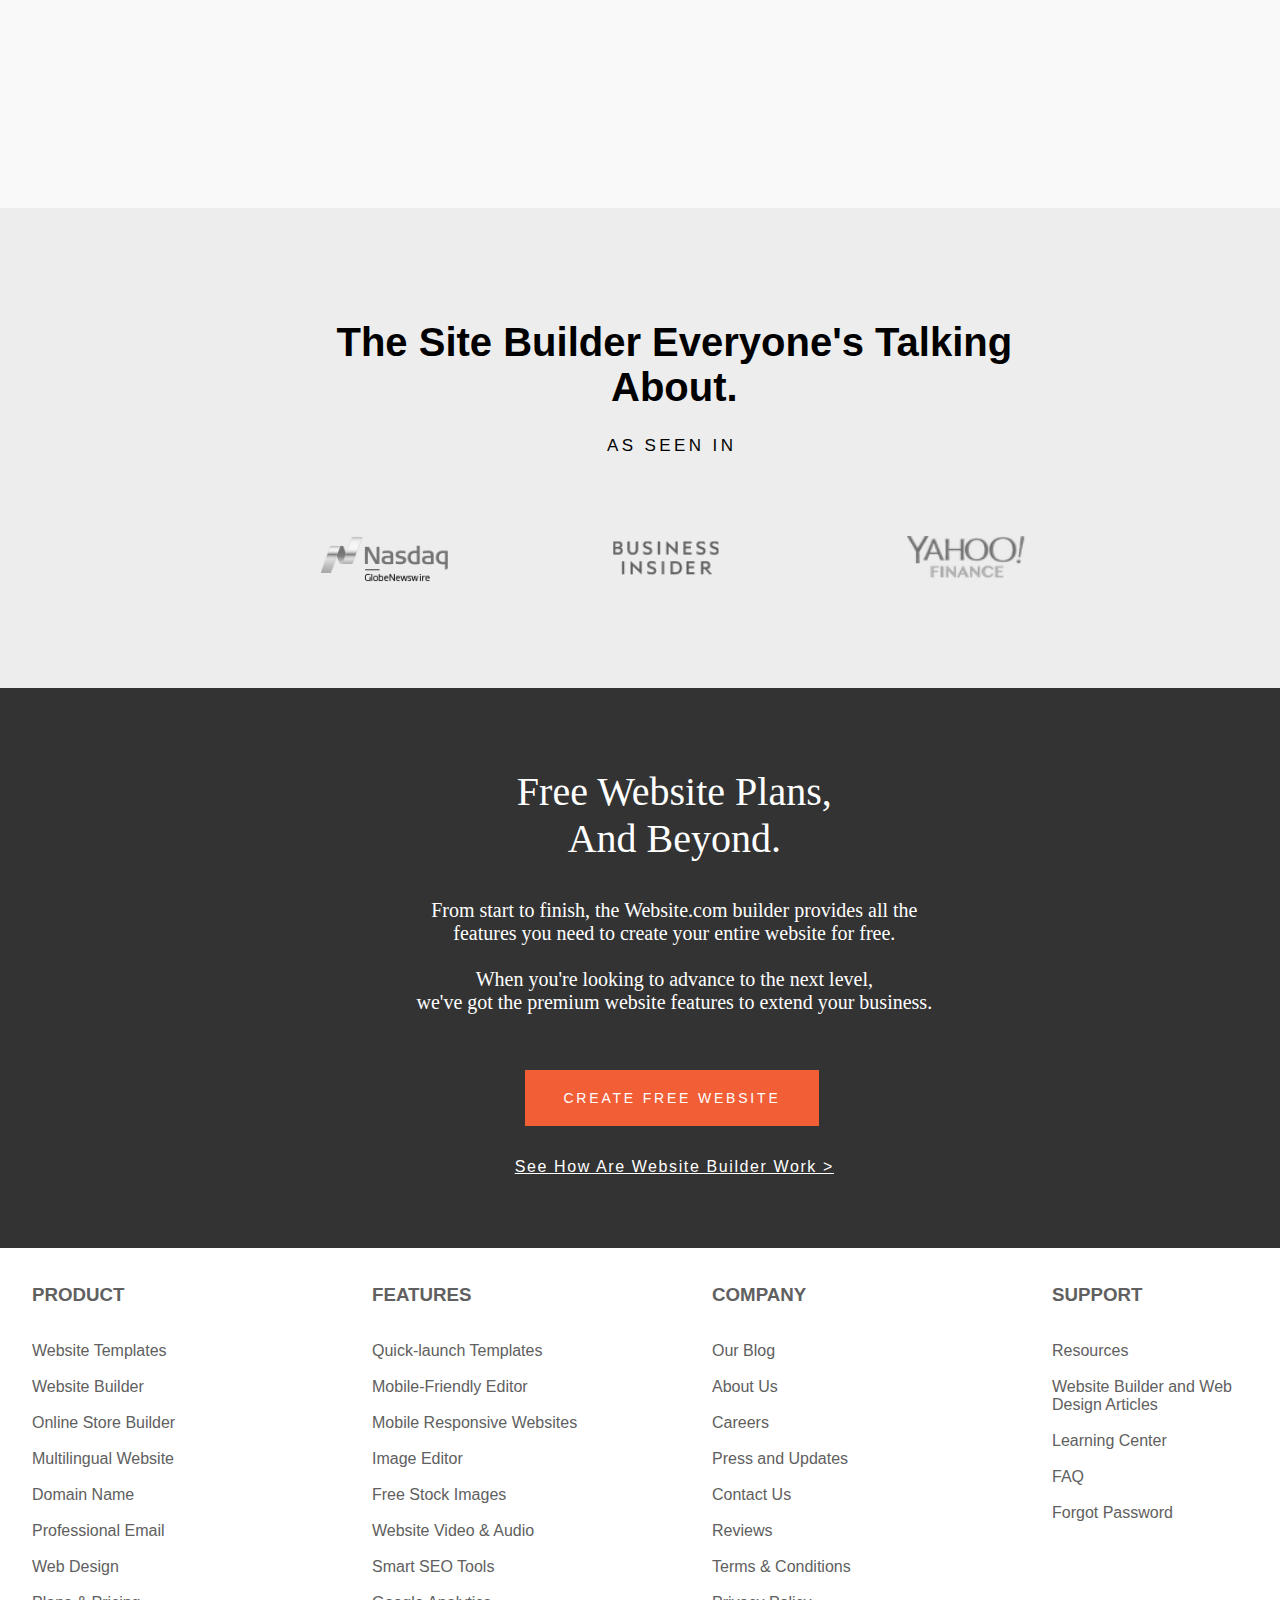
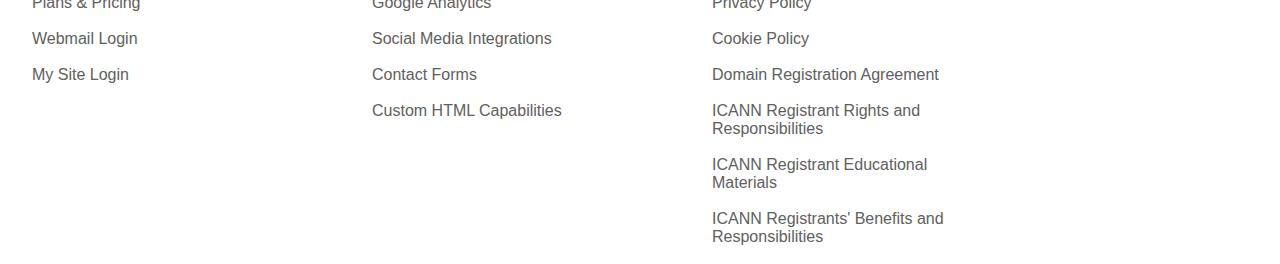
<file: website.com/web.html>
<!DOCTYPE html>
<html lang="en">
<head>
    <meta charset="UTF-8">
    <meta name="viewport" content="width=device-width, initial-scale=1.0">
    <title>website.com</title>
    <link rel="stylesheet" href="web.css">
    <link rel="stylesheet" href="https://cdnjs.cloudflare.com/ajax/libs/font-awesome/6.5.1/css/all.min.css" integrity="sha512-DTOQO9RWCH3ppGqcWaEA1BIZOC6xxalwEsw9c2QQeAIftl+Vegovlnee1c9QX4TctnWMn13TZye+giMm8e2LwA==" crossorigin="anonymous" referrerpolicy="no-referrer" />
</head>
<body>
    <div class="navhead">
        <div class="navtop">
            <div class="logo"></div>
           <div class="grid_sec1">
            <div class="navdetail">CONTACT US</div>
            <div class="navdetail">WEBMAIL</div>
            <div class="navdetail">LOGIN</div>
            <div><button>SIGN UP</button></div>
           </div>
        </div>
        <div class="navbottom">
            <div class="grid_sec2">
                <div>Websites</div>
                <div>Online Stores</div>
                <div>Domain</div>
                <div>Email</div>
                <div>Templetes</div>
                <div>Pricing</div>
                <div>Resources</div>
            </div>
        </div>
        <div class="navhead2">
            <div class="grid_sec3">
                <div class="detail2">.com, .net, .org or .ca<br> as low as $0.01 / 1st yr. </div>
                <div><input placeholder="  Type here and search a domain"> </div>
                <div class="detail3">
                    <p class="ds">Domain Special</p>
                    <p class="com">.com</p>
                    <p class="ds">.net</p>
                    <p class="ds">+org</p>
                    <p class="ds">.ca</p><br>
                    <div class="line">$0.01/1st year only. 3-year purchase required.</div>
                </div>
            </div>
        </div>
    </div>
<div class="main">
    <div class="image">
        <div class="img"></div>
        <div class="demo">
            <div class="demo1">WATCH DESKTOP DEMO  <i class="fa-solid fa-play"></i></div>
            <div class="demo2">WATCH MOBILE DEMO   <i class="fa-solid fa-play"></i></div>
        </div>
    </div>
    <div class="text">
        Create a beautiful <br>website for any device.
        <div class="text2">Quickly create a professional website that looks stunning on desktop,<br> tablets and even mobile devices with Website.com website builder</div>
        <button class="button2">Start For Free </button><div class="text3">Try Website.com. No credit card required.</div>
    </div>
</div>
<h1>FAQs</h1>
<br>
<div class="content" id="hewi">
    <div class="div1">How to make an online store for free?</div>
    <div class="div2">With a free Website.com plan, you'll <br>have the ecommerce tools to set up your online store <br>and add products right away. You have the <br>option to add advanced functionality and marketing features <br>as your business expands.
        <br>
        <br>
         Here are the steps to make an online store for free with our tools:
        <br><br>
        1. Sign up for a Website.com plan.
        <br>
        2. Open the Store Manager in the website builder.
        <br>
        3. Set up your online store with contact info, payment methods, shipping & tax rules.
        <br>
        4. Add products, images, prices, inventory and more.
        <br>
        5. Organize products into collections, and customize your website design.
        <br>
        6. Promote your store with advanced SEO and marketing features as your business grows.
        <br>
        <br>
        We're committed to helping you get online and grow your business, which is why Website.com doesn't take any commissions on your sales.
    </div>
</div>
<hr>
<div class="rating"  id="hewi">
    <div class="rdet1"><span>Rated 4.6 Out Of 5 By 129000+<br> Customers</span></div>
    <div class="rdet2"><p>SHOPPER APPROVED®</p></div>
    <div class="icon"><i class="fa-solid fa-star"></i><i class="fa-solid fa-star"></i><i class="fa-solid fa-star"></i><i class="fa-solid fa-star"></i><i class="fa-solid fa-star-half-stroke"></i></div>
</div>
<div class="middle" id="hewi">
    <div class="rdet1"><span>The Site Builder Everyone's Talking<br> About.</span></div>
    <div class="rdet2" id="mdet2"><p>AS SEEN IN</p></div>
    <div class="logogrid">
        <div class="logo1"></div><div class="logo2"></div><div class="logo3"></div>
    </div>
</div>
<div class="footer">
    <div class="foot1">
        Free Website Plans,<br> And Beyond.
    </div>
    <div class="foot2">
        From start to finish, the Website.com builder provides all the <br>features you need to create your entire website for free.<br><br>When you're looking to advance to the next level,<br> we've got the premium website features to extend your business.
    </div>
    <button class="button-signup">CREATE FREE WEBSITE</button>
    <div class="foot3">See How Are Website Builder Work ></div>
</div>
<div class="last">
    <div class="lastdet">
        <div class="last1" style="cursor: pointer;"><BR><BR>
            <h3>PRODUCT</h3><BR><BR>
                Website Templates<BR><BR>
                Website Builder<BR><BR>
                Online Store Builder<BR><BR>
                Multilingual Website<BR><BR>
                Domain Name<BR><BR>
                Professional Email<BR><BR>
                Web Design<BR><BR>
                Plans & Pricing<BR><BR>
                Webmail Login<BR><BR>
                My Site Login
        </div>
       <div class="last2" style="cursor: pointer;"><BR><BR>
        <h3>FEATURES</h3><BR><BR>
            Quick-launch Templates<BR><BR>
            Mobile-Friendly Editor<BR><BR>
            Mobile Responsive Websites<BR><BR>
            Image Editor<BR><BR>
            Free Stock Images<BR><BR>
            Website Video & Audio<BR><BR>
            Smart SEO Tools<BR><BR>
            Google Analytics<BR><BR>
            Social Media Integrations<BR><BR>
            Contact Forms<BR><BR>
            Custom HTML Capabilities<BR><BR>
       </div>
       <div class="last3" style="cursor: pointer;"><BR><BR>
        <h3>COMPANY</h3><BR><BR>
            Our Blog<BR><BR>
            About Us<BR><BR>
            Careers<BR><BR>
            Press and Updates<BR><BR>
            Contact Us<BR><BR>
            Reviews<BR><BR>
            Terms & Conditions<BR><BR>
            Privacy Policy<BR><BR>
            Cookie Policy<BR><BR>
            Domain Registration Agreement<BR><BR>
            ICANN Registrant Rights and Responsibilities<BR><BR>
            ICANN Registrant Educational Materials<BR><BR>
            ICANN Registrants' Benefits and Responsibilities<BR><BR>
       </div>
       <div class="last4" style="cursor: pointer;"><BR><BR>
        <h3>SUPPORT</h3><BR><BR>
            Resources<BR><BR>
            Website Builder and Web <BR>Design Articles<BR><BR>
            Learning Center<BR><BR>
            FAQ<BR><BR>
            Forgot Password<BR><BR>
       </div>    
    </div>
</div>
</body>
</html>
</file>
<file: FAQ/style.css>
.heading{
    text-align: center;
}

.faqDiv {
    width: 99vw;
    height: 80vh;
    display: flex;
    flex-direction: column;
    align-items: center;
}
.faqContent {
    height: 1.5em;
    width: 41em;
    background-color: #143D60;
    margin-top: 20px;
    display: flex;
    align-items: center;
    justify-content: space-between;
    padding: 20px;
    color: white;
}
p {
    font-size: larger;
}
.divAns {
    transform: scaleY(0);
    height: 0;
    padding: 0;
    margin: 0;
}
.showDiv{
    height: 2em;
    transition: 0.5s;
    width: 41em;
    border: 1px solid black;
    transform: scaleY(1);
    padding: 19px;
}
</file>
<file: AMAZON/Vamazon.css>
*{
    margin: 0;
    font-family: math;
}
.navbar {
    height: 60px;
    background-color: black;
    color: white;
    display: flex;
    align-items: center;
    justify-content: space-evenly;
}
.navlogo {
    height: 50px;
    width: 110px;
}
.logo {
    background-image: url(Images/download.png);
    background-size: cover;
    height: 50px;
    width: 110px;
}
.border {
    border: 2px solid transparent;
}
.border:hover {
    border: 2px solid white;
}
/*****box2*****/
.add1 {
    color: #cccccc;
    font-size: 0.85rem;
    margin-left: 13px;
}
.add2 {
    font-size: 1rem;
    margin-left: 3px;
}
.addicon {
    display: flex;
    align-items: center;
}
/*****box3*****/
.navsearch {
    display: flex;
    width: 620px;
    height: 40px;
    border-radius: 4px;
    justify-content: space-evenly;
    border: 2px solid transparent;
}
.select {
    background-color: #f3f3f3;
    width: 50px;
    text-align: center;
    border-top-left-radius: 5px;
    border-bottom-left-radius: 5px;
    border: 1px solid transparent;
}
.select:focus-visible{
    outline: none;
}
.input{
    width: 100%;
    font-size: 1rem;
    border: 1px solid transparent;
}
.input{
    outline:none;
}
.searchicon{
    width: 45px;
    display: flex;
    justify-content: center;
    align-items: center;
    font-size: 1rem;
    background-color: #FFA33C;
    border-top-right-radius: 4px;
    border-bottom-right-radius: 4px;
    color: black;
}
.navsearch:hover {
    border: 2px solid orange;
    border-radius: 8px;
}
/* box4 */
spa{
    font-size: 0.7rem;
}
.nav2{
    font-size: 0.85rem;
    font-weight: 700;
}
/* box6 */
.nav-cart i {
    font-size: 30px;
}
.nav-cart {
    font-size: 0.85rem;
}
/* ** panel ** */
.nav-main {
    height: 39px;
    width: 1349px;
    background-color: #232f3e;
    display: flex;
    align-items: center;
    color: white;
    justify-content: space-evenly;
}
.panelinfo {
    width: 65%;
    font-size: 14px;
    display: flex;
    margin-left: 10px;
}
.downloadapp {
    font-size: 17px;
    font-weight: 700;
}
.navitem {
    margin-left: 14px;
}
/* main body */
.main-body {
    height: 300px;
    background-image: url(Images/bg1.jpg);
    background-size: cover;
}
/* shop section */
.shopsection {
    display: flex;
    justify-content: space-evenly;
    background-color: #F7EFE5;
}
.box {
    height: 470px;
    width: 23%;
    background-color: white;
    margin-top: -27px;
}
.b {
    height: 470px;
    width: 23%;
    margin-top: -27px;
}
/*** shop section box1 ***/
.content {
    height: 60px;
    width: 258.5px;
    margin-top: 20px;
    margin-left: 20px;
    margin-right: 20px;
    font-size: 26.4px;
    font-weight: 700;
    font-family: serif;
}
.image1 {
    height: 121px;
    width: 258px;
    margin-top: 20px;
    margin-left: 20px;
    justify-content: space-evenly;
    display: flex;
}
.i1 {
    height: 121px;
    width: 120px;
    background-image: url(Images/boat.jpg);
    background-size: cover;
}
.i2 {
    height: 121px;
    width: 120px;
    margin-left: 22px;
    background-image: url(Images/boult.jpg);
    background-size: cover;
}
.Iinfo {
    width: 258px;
    height: 20px;
    margin-left: 20px;
    display: flex;
    align-items: center;
}
.Iinfo1 {
    font-size: 12px;
    font-family: math;
}
.Iinfo2 {
    font-family: math;
    font-size: 12px;
    margin-left: 39px;
}
.image2 {
    height: 121px;
    width: 258px;
    margin-top: 20px;
    margin-left: 20px;
    justify-content: space-evenly;
    display: flex;
}
.i3 {
    height: 121px;
    width: 120px;
    background-color: #FFA33C;
    background-image: url(Images/noise.jpg);
    background-size: cover;
}
.i4 {
    height: 121px;
    width: 120px;
    background-color: #e8bf8de6;
    margin-left: 22px;
    background-image: url(Images/zebronics.jpg);
    background-size: cover;
}
.Iinfo {
    width: 258px;
    height: 20px;
    margin-left: 20px;
    display: flex;
    align-items: center;
}
.Iinfo3 {
    font-size: 12px;
    font-family: math;
    margin-top: 13px;
}
.Iinfo4 {
    font-family: math;
    font-size: 12px;
    margin-left: 45px;
    margin-top: 13px;
}
.offer1 {
    height: 35px;
    width: 258px;
    margin-top: 30px;
    margin-left: 20px;
    align-items: center;
    font-size: 15px;
    font-family: math;
    text-decoration: underline;
}
.offer1:hover {
    color: orangered;
}
/**** shop section box2 ****/
.content2 {
    height: 60px;
    width: 258.5px;
    margin-top: 20px;
    margin-left: 20px;
    margin-right: 20px;
    font-size: 26.4px;
    font-weight: 700;
    font-family: serif;
}
.image3 {
    height: 121px;
    width: 258px;
    margin-top: 20px;
    margin-left: 20px;
    justify-content: space-evenly;
    display: flex;
}
.i5 {
    height: 121px;
    width: 120px;
    background-image: url(Images/clothing.jpg);
    background-size: cover;
}
.i6 {
    height: 121px;
    width: 120px;
    margin-left: 22px;
    background-image: url(Images/footwear.webp);
    background-size: cover;
}
.Iinfo {
    width: 258px;
    height: 20px;
    margin-left: 20px;
    display: flex;
    align-items: center;
}
.Iinfo5 {
    font-size: 12px;
    font-family: math;
}
.Iinfo6 {
    font-family: math;
    font-size: 12px;
    margin-left: 97px;
}
.image4 {
    height: 121px;
    width: 258px;
    margin-top: 20px;
    margin-left: 20px;
    justify-content: space-evenly;
    display: flex;
}
.i7 {
    height: 121px;
    width: 120px;
    background-color: #FFA33C;
    background-image: url(Images/watches.webp);
    background-size: cover;
}
.i8 {
    height: 121px;
    width: 120px;
    background-color: #e8bf8de6;
    margin-left: 22px;
    background-image: url(Images/bags.webp);
    background-size: cover;
}
.Iinfo {
    width: 258px;
    height: 20px;
    margin-left: 20px;
    display: flex;
    align-items: center;
}
.Iinfo7 {
    font-size: 12px;
    font-family: math;
    margin-top: 13px;
}
.Iinfo8 {
    font-family: math;
    font-size: 12px;
    margin-left: 97px;
    margin-top: 13px;
}
.offer2 {
    height: 35px;
    width: 258px;
    margin-top: 30px;
    margin-left: 20px;
    align-items: center;
    font-size: 15px;
    font-family: math;
    text-decoration: underline;
}
.offer2:hover {
    color: orangered;
}
/**** shop section box3 ****/
.content3 {
    height: 60px;
    width: 258.5px;
    margin-top: 20px;
    margin-left: 20px;
    margin-right: 20px;
    font-size: 26.4px;
    font-weight: 700;
    font-family: serif;
}
.image5 {
    height: 121px;
    width: 258px;
    margin-top: 20px;
    margin-left: 20px;
    justify-content: space-evenly;
    display: flex;
}
.i9 {
    height: 121px;
    width: 120px;
    background-color: #FFA33C;
    background-image: url(Images/ac.jpg);
    background-size: cover;
}
.i10 {
    height: 121px;
    width: 120px;
    background-color: #e8bf8de6;
    margin-left: 22px;
    background-image: url(Images/refrigerator.jpg);
    background-size: cover;
}
.Iinfo {
    width: 258px;
    height: 20px;
    margin-left: 20px;
    display: flex;
    align-items: center;
}
.Iinfo9 {
    font-size: 12px;
    font-family: math;
    margin-top: 13px;
}
.Iinfo10 {
    font-family: math;
    font-size: 12px;
    margin-left: 127px;
    margin-top: 13px;
}
.image6 {
    height: 121px;
    width: 258px;
    margin-top: 20px;
    margin-left: 20px;
    justify-content: space-evenly;
    display: flex;
}
.i11 {
    height: 121px;
    width: 120px;
    background-color: #FFA33C;
    background-image: url(Images/microwave.jpg);
    background-size: cover;
}
.i12 {
    height: 121px;
    width: 120px;
    background-color: #e8bf8de6;
    margin-left: 22px;
    background-image: url(Images/washingmachine.jpg);
    background-size: cover;
}
.Iinfo {
    width: 258px;
    height: 20px;
    margin-left: 20px;
    display: flex;
    align-items: center;
}
.Iinfo11 {
    font-size: 12px;
    font-family: math;
    margin-top: 13px;
}
.Iinfo12 {
    font-family: math;
    font-size: 12px;
    margin-left: 85px;
    margin-top: 13px;
}
.offer3 {
    height: 35px;
    width: 258px;
    margin-top: 30px;
    margin-left: 20px;
    align-items: center;
    font-size: 15px;
    font-family: math;
    text-decoration: underline;
}
.offer3:hover {
    color: orangered;
}
/*** shop section box4 ***/
.div1 {
    height: 35%;
    width: 299px;
    background-color: white;
}
.div2 {
    height: 60%;
    width: 300px;
    background-image: url(Images/laptop.jpg);
    margin-top: 23px;
}
.d1 {
    font-size: 26.4px;
    font-family: math;
    font-weight: 700;
    padding-top: 16px;
    padding-left: 18px;
}
.d2 {
    height: 42px;
    width: 222px;
    background-color: #FFD814;
    margin-left: 38px;
    margin-top: 23px;
    border-radius: 10px;
    border: none;
    font-size: 1rem;
    font-weight: 500;
    overflow: hidden;
}
.d2:focus-visible{
    outline: none;
}
.d2:before{
    content: '';
    height: 54px;
    width: 7px;
    background-color: white;
    display: block;
    transform: translate(-26px, -9px) rotate(25deg);
    filter: blur(1px);
}
.d2:hover:before{
    
    animation-name: AniMate;
    animation-duration: 2s;
    animation-iteration-count: 1;
    animation-timing-function: ease-in-out;
    animation-direction:alternate;    
}
@keyframes AniMate {
    0%{
        transform: translate(-26px, -9px) rotate(25deg);
    }
    40%{
        transform: translate(230px, -9px) rotate(25deg);
    }
    61%{
        transform: translate(230px, -9px) rotate(25deg);
    }
    100%{
        transform: translate(-26px, -9px) rotate(25deg);
    }
}
vidhu {
    display: inline;
    position: relative;
    top: -42px;
}

.d3 {
    font-size: 17px;
    justify-content: center;
    align-items: center;
    margin-left: 53px;
    position: absolute;
    margin-top: 11px;
}

/**** shop section box4 ended ****/
/**** shop section line 2 started ****/
.shopsection-line2 {
    height: 358px;
    width: 1349px;
    display: flex;
    justify-content: space-evenly;
    background-color: #F7EFE5;
}
.l2-box1 {
    height: 310px;
    width: 97%;
    background-color: white;
    margin-top: 20px;
}
.l2-content {
    height: 60px;
    width: 348.5px;
    margin-top: 20px;
    margin-left: 19px;
    margin-right: 20px;
    font-size: 26.4px;
    font-weight: 700;
    font-family: serif;
}
.deals {
    height: 35px;
    width: 258px;
    margin-top: -51px;
    margin-left: 368px;
    align-items: center;
    font-size: 15px;
    font-family: math;
    text-decoration: underline;
    color: #238183;
}
.deals:hover {
    color: orangered;
}
.l2box {
    height: 214px;
    width: 1263px;
    display: flex;
    justify-content: space-evenly;
}
.evenbox {
    height: 214px;
    width: 19%;
    background-color: #ECF4D6;
}
.image {
    height: 183px;
    width: 210px;
    margin-top: 15px;
    margin-left: 15px;
    display: flex;
    justify-content: center;
  }
  .img1 {
    height: 183px;
    width: 120px;
    background-image: url(Images/protien.jpg);
    background-size: cover;
  }
  .img2 {
    height: 183px;
    width: 183px;
    background-image: url(Images/pan.jpg);
    background-size: cover;
}
.img3 {
    height: 183px;
    width: 183px;
    background-image: url(Images/bedsheet.jpg);
    background-size: cover;
}
.img4 {
    height: 183px;
    width: 183px;
    background-image: url(Images/hooks.webp);
    background-size: cover;
}
.img5 {
    height: 183px;
    width: 183px;
    background-image: url(Images/bathroomacc.jpg);
    background-size: cover;
}
/* sign-in */
.signin {
    height: 215px;
    width: 1349px;
}
.signin-content {
    height: 130px;
    width: 1326px;
    border: 1px solid grey;
    position: absolute;
    margin-top: 52px;
    border-radius: 3px;
    margin-left: 10px;
}
.signin-title {
    position: absolute;
    margin-top: 38px;
    margin-left: 544px;
}
.button2 {
    position: absolute;
    margin-top: 59px;
    margin-left: 532px;
    height: 34px;
    width: 265px;
    border-radius: 5px;
    background-color: #FFD814;
    border: 2px solid #f7bd11;
}
.ifnew {
    position: absolute;
    margin-top: 97px;
    margin-left: 591px;
    display: flex;
    font-size: 14px;
}
.starthere {
    font-size: 14px;
    font-family: math;
    text-decoration: underline;
    color: #238183;
    margin-left: 5px;
}
.starthere:hover {
    color: orangered;
}
.back2-top {
    height: 37px;
    background-color: #37475A;
    color: #fff;
    padding-top: 23px;
    padding-left: 627px;
    font-size: 17px;
}
.back2-top:hover {
    background-color: #55606e;
}
.hsbox {
    height: 100px;
    width: 100px;
    color: white;
}

.help-section {
    height: 400px;
    width: 1300;
    background-color: #232F3E;
    display: flex;
    justify-content: space-evenly;
    align-items: center;
}
.diibe {
    width: 13em;
    height: 19em;
    display:flex ;
    flex-direction: column;}
b {
    font-size: 18px;
}
span {
    font-size: 16px;
    color: white;
    padding-bottom: 6px;
}
.vidhu {
    display: flex;
}
</file>
<file: Calculaor/cal.css>
* {
    margin: 0;
    padding: 0;
  }
  
  
  
  .blur {
    width: 93.6rem;
    height: 45.5rem;
    background-image: linear-gradient(to top, rgba(0, 0, 0, 0.2) 0%, rgba(0, 0, 0, 0) 60%, rgba(0, 0, 0, 0.2) 100%);
    position: absolute;
    top: 0%;
  }
  
  header {
    font-size: 1.8rem;
    margin-top: 5rem;
    font-family: 'Roboto';
    display: flex;
    justify-content: center;
    flex-direction: column;
    margin: 5rem auto;
    width: fit-content;
  }
  
  h1 {
    display: flex;
  }
  
  h1 span {
    color: snow;
    text-shadow: 0 0 3px #4285f4;
    animation-name: translate;
    animation-duration: 2s;
    animation-timing-function: linear;
    animation-iteration-count: infinite;
  }
  
  
  h1 span:nth-child(1) {
    animation-delay: 0.2s;
  }
  
  h1 span:nth-child(2) {
    animation-delay: 0.4s;
  }
  
  h1 span:nth-child(3) {
    animation-delay: 0.6s;
  }
  
  h1 span:nth-child(4) {
    animation-delay: 0.8s;
  }
  
  h1 span:nth-child(5) {
    animation-delay: 1s;
  }
  
  h1 span:nth-child(6) {
    animation-delay: 1.2s;
  }
  
  h1 span:nth-child(7) {
    animation-delay: 1.4s;
  }
  
  h1 span:nth-child(8) {
    animation-delay: 1.6s;
  }
  
  h1 span:nth-child(9) {
    animation-delay: 1.8s;
  }
  
  h1 span:nth-child(10) {
    animation-delay: 2s;
  }
  
  @keyframes translate {
    0% {
      color: #4285f4;
    }
  
    100% {
      color: white;
    }
  }
  
  #underline {
    width: 15.3rem;
    height: 1px;
    background-color: #4285f4;
    animation-name: underline;
    animation-duration: 2s;
    animation-timing-function: ease-in-out;
    animation-iteration-count: infinite;
    margin-left: 5px;
  }
  
  @keyframes underline {
    0% {
      width: 0;
    }
  
    50% {
      width: 7.65rem;
    }
  
    100% {
      width: 15.3rem;
    }
  }
  
  .container {
    display: flex;
    justify-content: center;
    align-items: center;
    margin-top: 5rem;
  
  }
  
  .calculator {
    width: 40rem;
    height: 15rem;
    border: 1px solid #dadce0;
    padding: 1rem;
    border-radius: 15px;
  }
  
  .buttons {
    display: grid;
    grid-template-columns: repeat(7, 1fr);
    grid-template-rows: repeat(5, 1fr);
    grid-gap: 5px;
    text-align: center;
    font-size: 1.22rem;
  }
  
  .boxes {
    background-color: #dadce0;
    border: 2px solid #dadce0;
    border-radius: 4px;
    color: #202124;
  }
  
  .mix {
    grid-row-start: 1;
    grid-row-end: 2;
    grid-column-start: 1;
    grid-column-end: 3;
    display: flex;
    justify-content: space-around;
  }
  
  .box-mix {
    width: 7rem;
  }
  
  .border {
    border-left: 1px solid grey;
    width: 1px
  }
  
  .deg {
    color: #70757a;
  }
  
  .color {
    background-color: #f1f3f4;
    border: 1px solid #f1f3f4;
  }
  
  .blue-color {
    background-color: #4285f4;
    border: 1px solid#4285f4;
    color: white;
    font-weight: 900;
    display: flex;
    align-items: center;
    justify-content: center;
  }
  
  input {
    height: 3rem;
    margin-bottom: 1rem;
    border-radius: 11px;
    text-align: right;
    border: 1px solid #dadce0;
    padding-right: 15px;
    font-size: 1.5rem;
    font-family: math;
    width: 98%;
  }
</file>
<file: FLIPKART/flipcart.css>
*{
    margin: 0;
    padding: 0;
}

.nav-header {
    height: 70px;
    width: 84.29em;
    display: flex;
    justify-content: space-evenly;
    align-items: center;
    
}
.logo-image {
    height: 40px;
    width: 158px;
    background-image: url(Images/logo2.svg);
    background-size: cover;
    align-items: center;
    justify-content: center;
}
input.search {
    height: 40px;
    width: 460px;
    outline: none;
    border: none;
    border-bottom-right-radius: 7px;
    border-top-right-radius: 7px;
    margin-left: -4px;
    background-color: #f1efef;
    font-size: 16px;
}
button {
    height: 40px;
    width: 50px;
    border-bottom-left-radius: 7px;
    border-top-left-radius: 7px;
    outline: none;
    border: none;
}
.log-cart{
    height: 40px;
    width: 110px;
    display: flex;
    justify-content: center;
    align-items: center; 
    font-size: 20px;  
}
#l-c{
    position: absolute;
    margin-right: 70px;
}
.shop{
    height: 30px;
    width: 195px;
    display: flex;
    justify-content: center;
    align-items: center; 
    font-size: 18px;
}
#sh {
    position: absolute;
    margin-right: 155px;
}
.three-dot {
    height: 40px;
    width: 14px;
    display: flex;
    justify-content: center;
    align-items: center;
}
.main {
    height: 71em;
    width: 84.29em;
    background-color: #f1efef;
}
.grid_sec1 {
    display: grid;
    grid-template-rows: repeat(1 , 1fr 32px);
    grid-template-columns: repeat(9,1fr);
    height: 128px;
    grid-column-gap: 50px;
    background-color: white;
    margin: 10px 20px;
    padding-top: 12px;
    padding: 15px;
    grid-row-gap: 8px;
}
header {
    background-color: white;
}
.surf{
    background-image: url("Images/surf.webp");
    background-size: cover;
}
.mobile{
    background-image: url(Images/mobile.jpg);
    background-size: cover;
}
.cloth{
    background-image: url(Images/images.jpg);
    background-size: cover;
}
.elec{
    background-image: url(Images/elec.jpeg);
    background-size: cover;
}
.fur{
    background-image: url(Images/furn.jpeg);
    background-size: cover;
}
.toys{
    background-image: url(Images/toys.jpeg);
    background-size: cover;
}
.veh{
    background-image: url(Images/two.jpeg);
    background-size: cover;
}
.nes{
    background-image: url(Images/nes.jpeg);
    background-size: cover;
}
.choco{
    background-image: url(Images/choco.png);
    background-size: cover;
}
.name {
    display: flex;
    justify-content: center;
    align-items: center;
}
.image {
    width: 82em;
    height: 15em;
    background-color: white;
    margin-top: 20px;
    margin-left: 20px;
    background-image: url(Images/aeroplane.webp);
    background-size: cover;
}
.fa-solid, .fas {
    font-weight: 900;
    font-size: 15px;
}
.shopsection {
    height: 4em;
    width: 69em;
    background-color: white;
    margin-top: 17px;
    margin-left: 20px;
}
.heading {
    font-size: 23px;
    font-family: math;
    margin-left: 22px;
    padding-top: 18px;
}
.grid_sec2 {
    display: grid;
    grid-template-rows: repeat(1, 1fr 67px);
    grid-template-columns: repeat(5, 1fr);
    background-color: white;
    width: 67.7em;
    height: 13em;
    margin-left: 21px;
    grid-column-gap: 10px;
    padding: 10px;
}
.camera{
    background-image: url(Images/camera.webp);
    background-size: cover;
}
.comp{
    background-image: url(Images/computer.jpeg);
    background-size: cover;
}
.kebo{
    background-image: url(Images/kb.jpeg);
    background-size: cover;
}
.pd{
    background-image: url(Images/pendrive.jpg);
    background-size: cover;
}
.hs{
    background-image: url(Images/hairstra.jpg);
    background-size: cover;
}
.detail{
    font-weight: 700;
}
.dt1{
    text-align: center;
    margin-top: 15px;
}
.image2 {
    height: 12.65em;
    width: 8.2em;
    background-color: aquamarine;
    margin-left: 47.9em;
    margin-top: -45px;
    background-image: url(Images/shopsectionside.webp);
    background-size: cover;
}
.grid_sec3 {
    display: grid;
    grid-template-rows: repeat(1, 1fr 67px);
    grid-template-columns: repeat(5, 1fr);
    background-color: white;
    width: 80.79em;
    height: 16em;
    margin-left: 21px;
    grid-column-gap: 10px;
    padding: 10px;
    margin-top: 22px;
}
.footer{
    height: 40em;
    width: 84.29em;
    background-color: #333;
    color: white;
}
.foot1 {
    padding: 2em 2em 2em 2em;
    height: 36em;
    width: 80.3em;
    display: grid;
    grid-template-columns: repeat(4, 1fr);
    grid-template-rows: repeat(1, 1fr);
    grid-column-gap: 2em;
}
</file>
<file: RESUME/resume.css>
.leftside {
    height: 1099px;
    width: 868px;
    margin-left: 533px;
    border: 5px solid black;
}

.box {
    height: 1098px;
    width: 50%;
    background-color: #F3EEEA;
    padding-top: 1px;
}

.span {
    height: 0px;
    width: 0px;
    border-left: 378px solid transparent;
    border-right: 380px solid transparent;
    border-bottom: 381px solid #EAD7BB;
    transform: rotate(45deg);
    margin-top: -58px;
    margin-left: 356px;
}


.span2 {
    height: 0px;
    width: 0px;
    border-left: 378px solid transparent;
    border-right: 380px solid transparent;
    border-bottom: 381px solid #865439;
    transform: rotate(315deg);
    margin-top: -381px;
    margin-left: -245px;
}

.image {
    height: 272px;
    width: 274px;
    right: -89px;
    transform: rotate(45deg);
    position: absolute;
    margin-top: 221px;
} 

.img {
    background-image: url(mine.jpeg);
    height: 272px;
    width: 272px;
    background-size: cover;
    border-radius: 50%;
    box-shadow: 0 0 32px 3px black;
    transition: 1s;
    display: block;
}

.img:hover{
    box-shadow: 0 0 32px 3px white;
    transform: scale(1.2);
    z-index: 2px;
}

.span3 {
    height: 0px;
    width: 0px;
    border-left: 300px solid transparent;
    border-right: 300px solid transparent;
    border-bottom: 301px solid #865439;
    transform: rotate(135deg);
    margin-top: 519px;
    margin-left: 463px;
}

.span4 {
    height: 0px;
    width: 0px;
    border-left: 331px solid transparent;
    border-right: 352px solid transparent;
    border-bottom: 340px solid #EAD7BB;
    transform: rotate(-134deg);
    margin-top: -341px;
    margin-left: -226px;
}

.heading {
    height: 273px;
    width: 121px;
    position: absolute;
    right: -325px;
    margin-top: 212px;
    transform: rotate(135deg);
}

h1 {
    margin-left: -97px;
    transform: rotate(0deg);
    font-size: 50px;
    padding-left: 153px;
    font-family: math;
    font-weight: bolder;
    padding-top: 104px;
    text-shadow: 0 0 12px black;
    font-style: oblique;
    text-decoration: underline 3px solid black;
}

.personaldetails {
    height: 264px;
    width: 426px;
    position: absolute;
    right: -22px;
    margin-top: 366px;
    transform: rotate(45deg);
}

h4 {
    font-size: 25px;
    font-family: math;
    padding-top: 0px;
    margin-left: 56px;
    text-shadow: 0 0 12px black;
    font-style: oblique;
}

h5 {
    font-size: 25px;
    font-family: math;
    padding-top: 0px;
    margin-left: 69px;
    text-shadow: 0 0 12px black;
    font-style: oblique;
}

h3 {
    font-size: 25px;
    font-family: math;
    padding-top: 50px;
    margin-left: 148px;
    text-shadow: 0 0 12px black;
    font-style: oblique;
}


.call {
    font-size: 26px;
    font-family: math;
    font-style: oblique;
    margin-left: 199px;
    padding-top: 3%;
    text-shadow: 0 0 12px black;
}

.personal {
    height: 264px;
    width: 426px;
    position: absolute;
    right: -345px;
    margin-top: 189px;
    transform: rotate(134deg);
}

.email {
    font-size: 26px;
    font-family: math;
    font-style: oblique;
    margin-left: 133px;
    padding-top: 7%;
    text-shadow: 0 0 12px black;
}

.h {
    transform: rotate(-90deg);
    font-size: 58px;
    margin-left: -13px;
    margin-top: 138px;
    font-family: math;
    font-style: oblique;
    font-weight: bolder;
    text-decoration: underline 4px solid black;
    text-shadow: 0 0 6px black;
    transition: 2;
    display: block;
}

.h:hover{
    text-shadow : 0 0 14px white;
}

.heading{
    transition: 1s;
    display: block; 
}

.heading:hover{
    text-shadow : 0 0 14px white;
    transform: rotate(495deg) scale(1.2);
    z-index: 2px;
}

.skills {
    height: 420px;
    width: 430px;
    transform: rotate(45deg);
    position: absolute;
    margin-top: 204px;
    left: -108px;
}

.hobbies {
    font-size: 37px;
    transform: rotate(270deg);
    font-family: math;
    font-style: oblique;
    font-weight: bolder;
    margin-left: -344px;
    margin-top: -29px;
    text-shadow: 0 0 12px black;
    display: block;
    text-decoration: underline 3px solid black;
}

.work:hover{
    text-shadow: 0 0 14px #272829;
}

.hobbies:hover{
    text-shadow: 0 0 14px #272829;
}

.refrence:hover{
    text-shadow: 0 0 14px #272829;
}

.education:hover{
    text-shadow: 0 0 14px #272829;
}

.h1:hover{
    text-shadow: 0 0 14px #272829;
}

.content {
    transform: rotate(-90deg);
    margin-top: 138px;
    margin-left: -58px;
    margin-right: 122px;
    font-size: 23px;
    font-family: math;
    font-style: oblique;
    /* font-weight: bolder; */
    text-shadow: 0 0 13px grey;
}

.education {
    font-size: 37px;
    transform: rotate(-90deg);
    margin-left: 9px;
    margin-top: -78px;
    font-family: math;
    font-style: oblique;
    font-weight: bolder;
    text-shadow: 0 0 12px black;
    text-decoration: underline 3px solid black;
}

.content2 {
    transform: rotate(-90deg);
    margin-top: -134px;
    margin-left: 178px;
    margin-right: -143px;
    font-size: 23px;
    font-family: math;
    font-style: oblique;
    /* font-weight: bolder; */
    text-shadow: 0 0 13px grey;
}

.work {
    font-size: 37px;
    transform: rotate(-90deg);
    margin-left: 417px;
    margin-right: -287px;
    margin-top: -64px;
    font-family: math;
    font-style: oblique;
    font-weight: bolder;
    text-shadow: 0 0 12px black;
    text-decoration: underline 3px solid black;
}

.content3 {
    transform: rotate(-90deg);
    margin-top: -130px;
    margin-left: 412px;
    margin-right: -420px;
    font-size: 23px;
    font-family: math;
    font-style: oblique;
    /* font-weight: bolder; */
    text-shadow: 0 0 13px grey;
}

.ref {
    height: 261px;
    width: 388px;
    /* background-color: brown; */
    position: absolute;
    margin-top: 110px;
    margin-right: 47px;
    margin-left: -142px;
    transform: rotate(45deg);
}

.refrence {
    font-size: 37px;
    transform: rotate(180deg);
    margin-left: 53px;
    margin-top: 214px;
    font-family: math;
    font-style: oblique;
    font-weight: bolder;
    text-shadow: 0 0 12px black;
    text-decoration: underline 3px solid black;
}


.content4 {
    transform: rotate(-180deg);
    margin-top: -226px;
    margin-left: 0px;
    margin-right: 25px;
    font-size: 23px;
    font-family: math;
    font-style: oblique;
    /* font-weight: bolder; */
    text-shadow: 0 0 13px grey;
}
</file>
<file: shoppers stop/shopper.css>
*{
    margin: 0;
    padding: 0;
}

.navbar {
    display: flex;
    height: 4em;
    width: 84.29em;
    margin-top: 0.6em;
}
.navitem1 {
    display: grid;
    grid-template-rows: repeat(1, 1fr);
    grid-template-columns: repeat(3,1fr);
    grid-column-gap: 2em;
    margin-left: 2em;
    margin-top: 0.6em;
    color: #777;
    font-family: Serif,Sans-Serif;
}
.navitem4 {
    display: grid;
    grid-template-columns: repeat(3, 1fr);
    grid-template-rows: repeat(1, 1fr);
    grid-column-gap: 1.5em;
    font-size: 20px;
    margin-left: 2.2em;
    margin-top: 8px;
}
input {
    height: 3em;
    width: 18em;
    border: none;
    background-color: transparent;
    border-bottom: 1.5px solid black;
    font-size: 14px;
    display: flex;
    justify-content: center;
    align-items: center;
    color: #777;
    font-family: Serif,Sans-Serif;
}
p {
    font-size: 27px;
}
span {
    font-size: 42px;
}
.navitem2 {
    margin-left: 8em;
}
.navitem3 {
    margin-left: 6em;
    display: flex;
}
.blogo {
    margin-left: -1em;
    font-size: 19px;
    margin-top: 11px;
}
.navbar2 {
    height: 2.3em;
    width: 84.29em;
    display: flex;
    justify-content: center;
    margin-top: 0.6em;
}
.nav2item1 {
    width: 39em;
    display: grid;
    grid-template-columns: repeat(4, 1fr);
    grid-template-rows: repeat(1, 1fr);
    grid-column-gap: 5em;
    font-size: 18px;
    font-family: Serif,Sans-Serif;
}
.luxe {
    font-size: 25px;
    color: #D3A84F;
    font-weight: 700;
}
.cat{
    border-bottom: .125rem solid #FF5D3B;
    padding-bottom: 0.25em;
}
.navbar3 {
    height: 2.5em;
    width: 84.29em;
    display: flex;
    justify-content: center;
    align-items: center;
    margin-top: 0.6em;
}
.nav3item1 {
    display: grid;
    grid-template-columns: repeat(8, 1fr);
    grid-template-rows: repeat(1,1fr);
    grid-column-gap: 3em;
    color: #333333;
    font-family: math;
    font-size: 17px;
}
hr {
    border: -0.875px solid #5a5959;
    margin-top: 9px;
}
.image {
    height: 166px;
    width: 81.2em;
    background-image: url(img/image.webp);
    background-size: cover;
}
.main {
    width: 84.29;
    padding: 20px 25px 20px 25px;
}
.image2 {
    height: 418px;
    width: 79em;
    background-image: url(img/image2.webp);
    background-size: cover;
    margin-top: 20px;
    margin-left: 17px;
}
.image3 {
    height: 166px;
    width: 79em;
    background-image: url(img/image3.webp);
    background-size: cover;
    margin-top: 15px;
    margin-left: 17px;
}
.image4 {
    height: 345px;
    width: 79em;
    background-image: url(img/image4.webp);
    background-size: cover;
    margin-top: 20px;
    margin-left: 17px;
}
.image5 {
    height: 345px;
    width: 79em;
    background-image: url(img/image5.webp);
    background-size: cover;
    margin-left: 17px;
}
.image6 {
    height: 345px;
    width: 79em;
    background-image: url(img/image6.webp);
    background-size: cover;
    margin-top: 20px;
    margin-left: 17px;
}
.image7 {
    height: 345px;
    width: 79em;
    background-image: url(img/image7.webp);
    background-size: cover;
    margin-left: 17px;
}
.image8 {
    height: 345px;
    width: 79em;
    background-image: url(img/image8.jpg);
    background-size: cover;
    margin-top: 20px;
    margin-left: 17px;
}
.foot1 {
    height: 20em;
    width: 81.29em;
    display: grid;
    grid-template-columns: repeat(5, 1fr);
    grid-template-rows: repeat(1, 1fr);
    grid-column-gap: 2em;
    padding: 5px 21px 10px 26px;
}
h4{
   margin-top: 20px; 
}
.content{
    font-size: 12px;
}
.foot2 {
    height: 30em;
    width: 81.29em;
    display: grid;
    grid-template-columns: repeat(5, 1fr);
    grid-template-rows: repeat(1, 1fr);
    grid-column-gap: 2em;
    padding: 5px 21px 10px 26px;
    background-color: #000;
    color: white;
}
</file>
<file: website.com/web.css>
*{
    margin: 0;
    padding: 0;
}
.navhead {
    height: 6em;
    width: 84.29em;
    margin-top: 35px;
}
.navtop{
    height: 3em;
    width: 84.29em;
    display: flex;
}
.logo {
    background-image: url(logo.png);
    background-size: cover;
    height: 30px;
    width: 217px;
    margin-left: 55px;
    margin-top: 10px;
}
.grid_sec1 {
    display: grid;
    grid-template-columns: repeat(4, 1fr);
    grid-template-rows: repeat(1, 1fr);
    width: 40em;
    grid-column-gap: 51px;
    margin-left: 31em;
    font-size: 14px;
    font-family: sans-serif;
}
button{
    height: 37px;
    width: 100px;
    font-size: 14px;
    background-color: #ff4419;
    border: none;
    font-family: sans-serif;
    color: white;
}
.navdetail{
    margin-top: 10px;
}
.grid_sec2 {
    display: grid;
    grid-template-rows: repeat(1, 1fr);
    grid-template-columns: repeat(7, 1fr);
    width: 72em;
    font-size: 18px;
    font-family: sans-serif;
    margin-left: 41px;
}
.navbottom {
    height: 2em;
    width: 84.29em;
    margin-top: 14px;
}
.navhead2 {
    height: 6em;
    width: 84.29em;
    background-color: #ffef9c;
}
.grid_sec3 {
    display: grid;
    grid-template-columns: repeat(3, 1fr);
    grid-template-rows: repeat(1,1fr);
    height: 77px;
    width: 70em;
    margin-left: 78px;
    margin-top: 12px;
    padding-top: 17px;
    grid-column-gap: 20px;
}
.detail2 {
    font-size: 22px;
    font-weight: bold;
    font-family: sans-serif;
    margin-left: 73px;
    margin-top: 5px;
}
input {
    height: 56px;
    width: 370px;
    font-size: 20px;
    border-radius: 7px;
    border: none;
    box-shadow: 0 0 10px rgb(129, 129, 129);
}
input::placeholder{
    color: rgb(45, 45, 146);
    font-weight: 500;
}
p{
    display: inline;
}
.ds{
    font-size: 17px;
    font-weight: 700;
    font-family: sans-serif;
    margin-left: 5px;
}
.com{
    font-size: 17px;
    font-family: sans-serif;
    color: rgb(46, 137, 228);
    font-weight: 700;
}
.line{
    font-size: 16px;
    color: rgb(71, 69, 69);
    margin-top: 5px;
}
.detail3 {
    margin-top: 9px;
    font-family: sans-serif;
}
.main {
    height: 34em;
    width: 84.29em;
    background-color: #EAF1F1;
    margin-top: 6.6em;
    display: flex;
}
.img {
    background-image: url(image.webp);
    background-size: cover;
    height: 25em;
    width: 45em;
    margin-left: -190px;
}
.image {
    height: 34em;
    width: 41em;
    padding-top: 65px;
}
.text {
    margin-left: -56px;
    margin-top: 70px;
    font-size: 60px;
    font-family: sans-serif;
    font-weight: 700;
}
.text2 {
    font-size: 20px;
    font-weight: 100;
    margin-top: 40px;
}
.button2 {
    height: 50px;
    width: 300px;
    background-color: #0078D7;
    margin-top: 95px;
    font-family: sans-serif;
    font-size: 18px;
}
.text3 {
    font-size: 15px;
    font-weight: 100;
    color: #504d4d;
    margin-left: 309px;
    margin-top: -34px;
}
.demo {
    height: 5em;
    width: 36em;
    margin-top: 15px;
    display: flex;
    color: #f3714e;
    font-family: "Nunito Sans",sans-serif;
    font-size: 15px;
    text-decoration: underline;
    margin-left: 65px;
    font-weight: 700;
}
.demo2{
    margin-left: 55px;
}
h1 {
    text-align: center;
    font-size: 40px;
}
.div1 {
    font-size: x-large;
    margin-top: 50px;
    margin-left: 50px;
}
.div2{
    font-size: 20px;
    margin-top: 21px;
}
#hewi{
    width: 84.29em;
    height: 30em; 
}
.content{
    display: grid;
    grid-template-columns: repeat(2, 1fr);
    grid-template-rows: repeat(1, 1fr);
}
span{
    font-size: 40px;
    font-family: sans-serif;
    font-weight: 600;
    text-align: center;
}
.rdet1 {
    display: flex;
    justify-content: center;
    align-items: center;
    padding-top: 7em;
}
.rdet2 {
    letter-spacing: .2em;
    font-size: 17px;
    font-family: "Nunito Sans",sans-serif;
    margin-left: 32.3em;
    margin-top: 26px;
}
#mdet2{
    margin-left: 35.7em;
}
.logogrid {
    display: grid;
    grid-template-columns: repeat(3, 1fr);
    grid-template-rows: repeat(1, 1fr);
    width: 50em;
    height: 5em;
    grid-column-gap: 5em;
    margin-left: 20em;
    margin-top: 5em;
}
.icon {
    letter-spacing: .2em;
    font-size: 60.5px;
    margin-left: 8em;
    margin-top: 30px;
}
.rating {
    background-color: #f9f9f9;
}
.middle {
    background-color: #EDEDED;
}
.logo1{
    background-image: url(nasd.webp);
    background-size: cover;
    height: 2.9em;
    width: 8em;
}
.logo2 {
    background-image: url(business.webp);
    background-size: cover;
    height: 2.5em;
    width: 6.6em;
}
.logo3 {
    background-image: url(yahoo_finance.webp);
    background-size: cover;
    height: 3em;
    width: 7.6em;
}
.foot1 {
    font-size: 40px;
    text-align: center;
    padding-top: 2em;
}
.foot2 {
    font-size: 20px;
    text-align: center;
    margin-top: 37px;
}
.footer{
    color: white;
    background-color: #333;
    width: 84.29em;
    height: 35em; 
}
.button-signup {
    height: 4em;
    width: 21em;
    background-color: #F25E36;
    margin-left: 37.5em;
    margin-top: 4em;
    letter-spacing: .2em;
    font-family: "Nunito Sans",sans-serif;
    text-align: center;
    cursor: pointer;
}
.foot3 {
    letter-spacing: .1em;
    font-family: "Nunito Sans",sans-serif;
    text-align: center;
    margin-top: 2em;
    text-decoration-line: underline;
    cursor: pointer;
}
.last{
    height: 35em;
    width: 84.29em;
}
.lastdet {
    display: grid;
    grid-template-columns: repeat(4,1fr);
    grid-column-gap: 5em;
    height: 35em;
    width: 80em;
    margin-left: 2em;
    font-family: "Nunito Sans",sans-serif;
    color: #606060;
}
</file>
